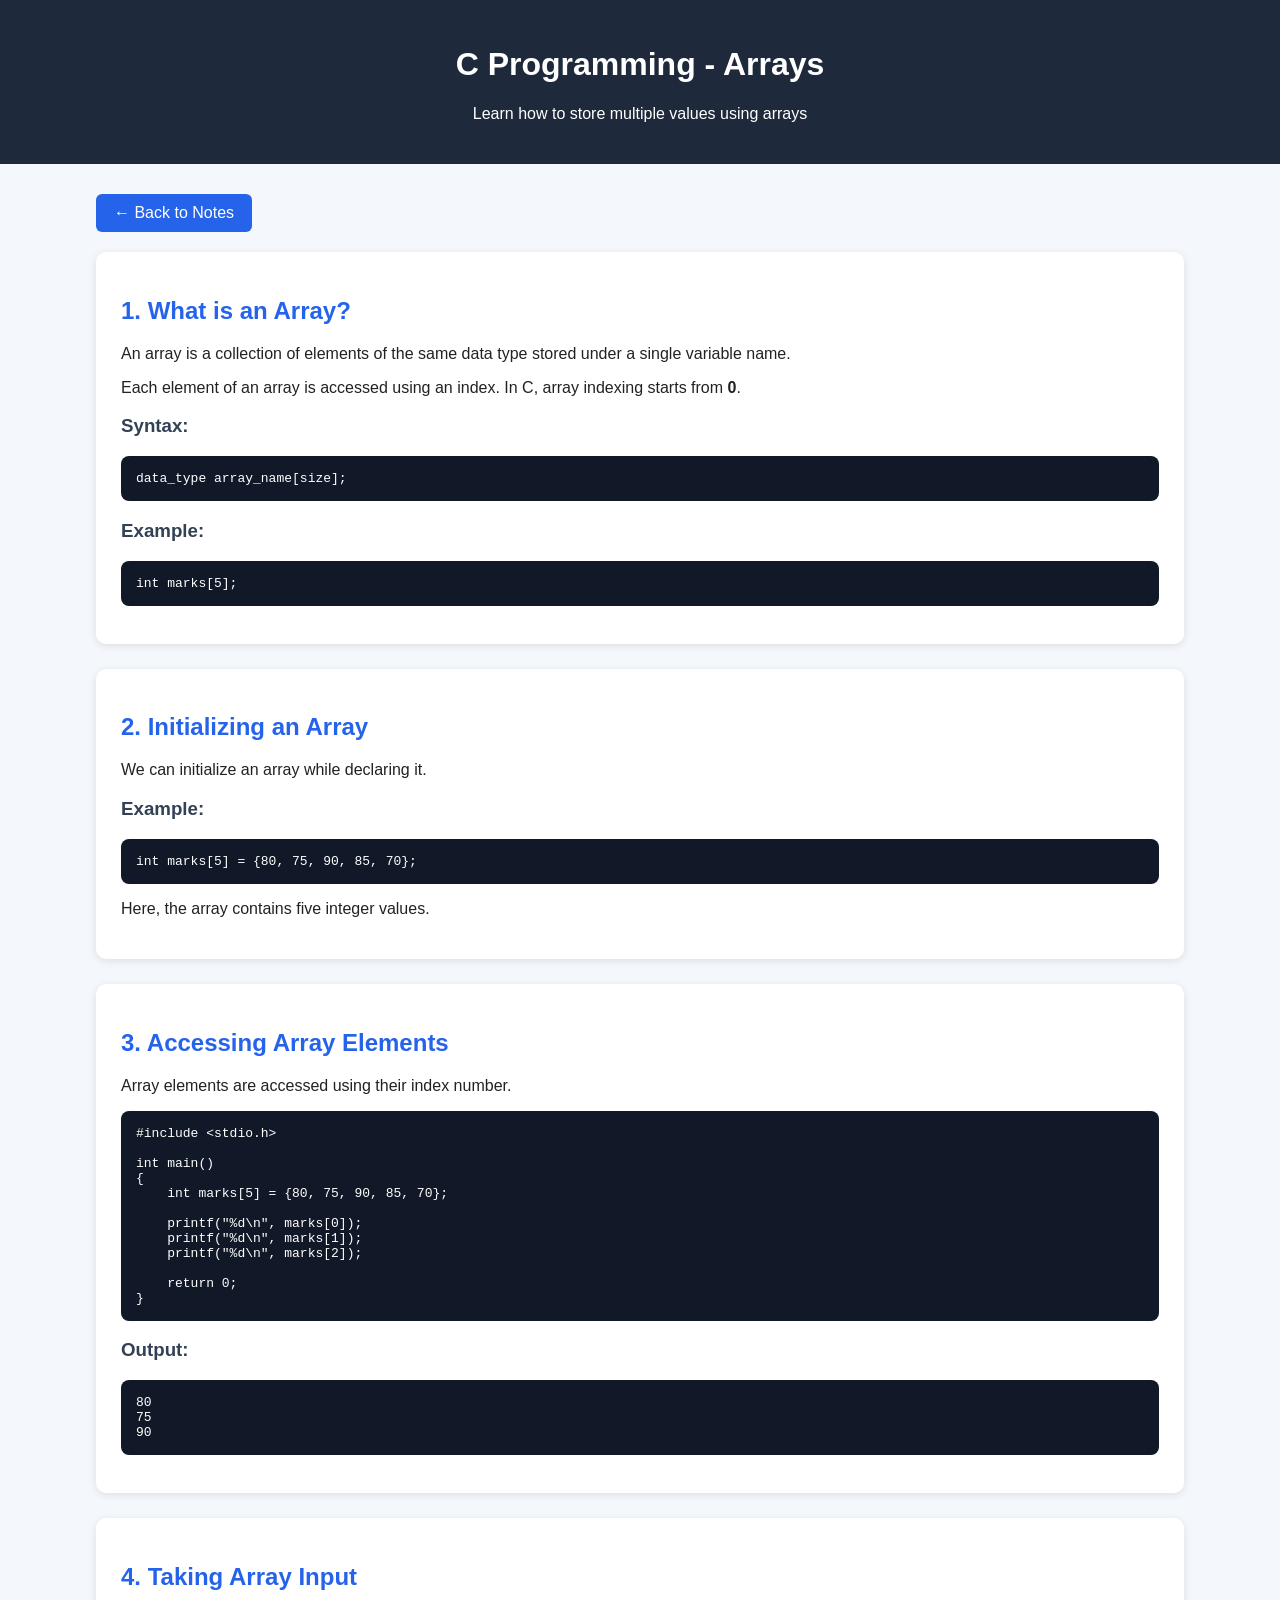
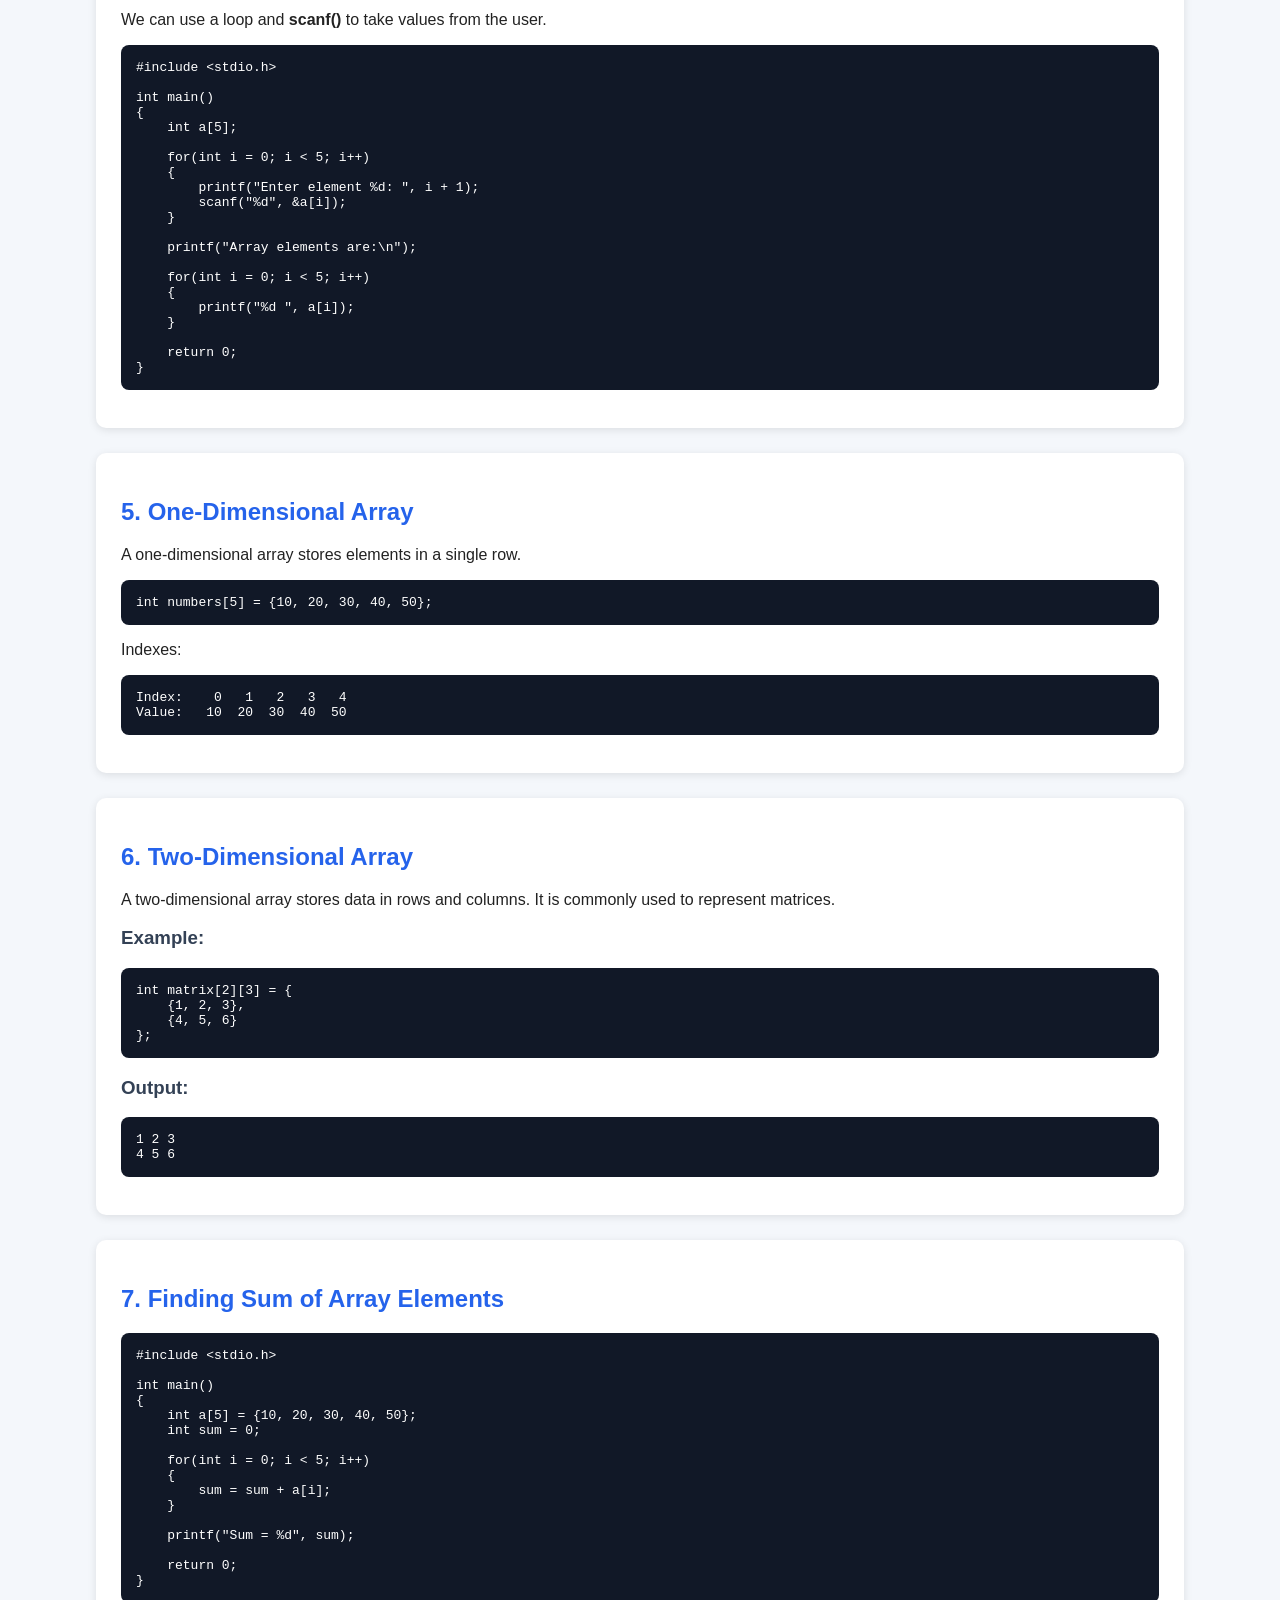
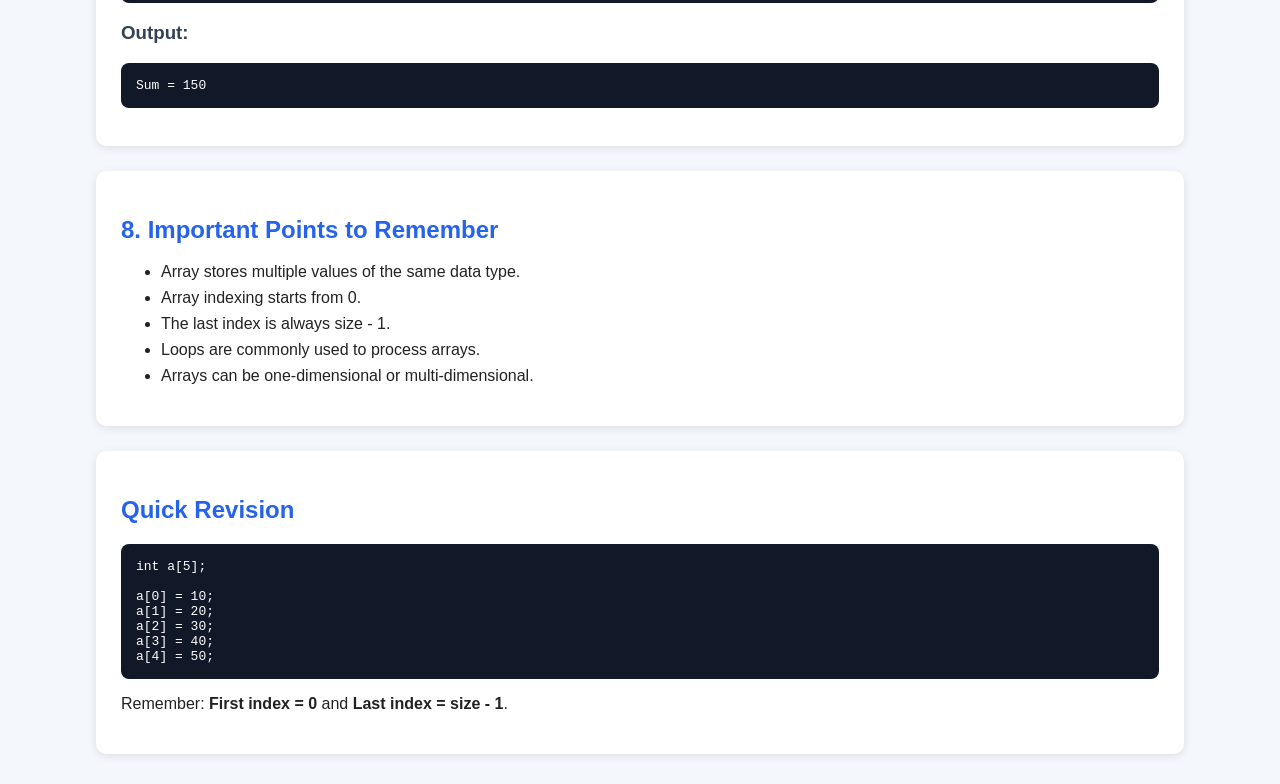
<file: c-arrays.html>
<!DOCTYPE html>
<html lang="en">
<head>
    <meta charset="UTF-8">
    <meta name="viewport" content="width=device-width, initial-scale=1.0">
    <title>C Programming - Arrays</title>

    <style>
        body {
            font-family: Arial, sans-serif;
            background-color: #f4f7fb;
            margin: 0;
            color: #222;
        }

        header {
            background-color: #1e293b;
            color: white;
            padding: 25px;
            text-align: center;
        }

        .container {
            width: 85%;
            margin: 30px auto;
        }

        .topic {
            background-color: white;
            padding: 25px;
            margin-bottom: 25px;
            border-radius: 10px;
            box-shadow: 0 2px 8px rgba(0,0,0,0.1);
        }

        h2 {
            color: #2563eb;
        }

        h3 {
            color: #334155;
        }

        pre {
            background-color: #111827;
            color: white;
            padding: 15px;
            border-radius: 8px;
            overflow-x: auto;
        }

        .back-btn {
            display: inline-block;
            background-color: #2563eb;
            color: white;
            padding: 10px 18px;
            text-decoration: none;
            border-radius: 6px;
            margin-bottom: 20px;
        }

        .back-btn:hover {
            background-color: #1d4ed8;
        }

        li {
            margin: 8px 0;
        }
    </style>
</head>

<body>

<header>
    <h1>C Programming - Arrays</h1>
    <p>Learn how to store multiple values using arrays</p>
</header>

<div class="container">

    <a href="index.html" class="back-btn">← Back to Notes</a>

    <div class="topic">
        <h2>1. What is an Array?</h2>

        <p>
            An array is a collection of elements of the same data type
            stored under a single variable name.
        </p>

        <p>
            Each element of an array is accessed using an index.
            In C, array indexing starts from <b>0</b>.
        </p>

        <h3>Syntax:</h3>

        <pre>
data_type array_name[size];</pre>

        <h3>Example:</h3>

        <pre>
int marks[5];</pre>
    </div>


    <div class="topic">
        <h2>2. Initializing an Array</h2>

        <p>
            We can initialize an array while declaring it.
        </p>

        <h3>Example:</h3>

        <pre>
int marks[5] = {80, 75, 90, 85, 70};</pre>

        <p>
            Here, the array contains five integer values.
        </p>
    </div>


    <div class="topic">
        <h2>3. Accessing Array Elements</h2>

        <p>
            Array elements are accessed using their index number.
        </p>

        <pre>
#include &lt;stdio.h&gt;

int main()
{
    int marks[5] = {80, 75, 90, 85, 70};

    printf("%d\n", marks[0]);
    printf("%d\n", marks[1]);
    printf("%d\n", marks[2]);

    return 0;
}</pre>

        <h3>Output:</h3>

        <pre>
80
75
90</pre>
    </div>


    <div class="topic">
        <h2>4. Taking Array Input</h2>

        <p>
            We can use a loop and <b>scanf()</b> to take values from
            the user.
        </p>

        <pre>
#include &lt;stdio.h&gt;

int main()
{
    int a[5];

    for(int i = 0; i &lt; 5; i++)
    {
        printf("Enter element %d: ", i + 1);
        scanf("%d", &amp;a[i]);
    }

    printf("Array elements are:\n");

    for(int i = 0; i &lt; 5; i++)
    {
        printf("%d ", a[i]);
    }

    return 0;
}</pre>
    </div>


    <div class="topic">
        <h2>5. One-Dimensional Array</h2>

        <p>
            A one-dimensional array stores elements in a single row.
        </p>

        <pre>
int numbers[5] = {10, 20, 30, 40, 50};</pre>

        <p>Indexes:</p>

        <pre>
Index:    0   1   2   3   4
Value:   10  20  30  40  50</pre>
    </div>


    <div class="topic">
        <h2>6. Two-Dimensional Array</h2>

        <p>
            A two-dimensional array stores data in rows and columns.
            It is commonly used to represent matrices.
        </p>

        <h3>Example:</h3>

        <pre>
int matrix[2][3] = {
    {1, 2, 3},
    {4, 5, 6}
};</pre>

        <h3>Output:</h3>

        <pre>
1 2 3
4 5 6</pre>
    </div>


    <div class="topic">
        <h2>7. Finding Sum of Array Elements</h2>

        <pre>
#include &lt;stdio.h&gt;

int main()
{
    int a[5] = {10, 20, 30, 40, 50};
    int sum = 0;

    for(int i = 0; i &lt; 5; i++)
    {
        sum = sum + a[i];
    }

    printf("Sum = %d", sum);

    return 0;
}</pre>

        <h3>Output:</h3>

        <pre>
Sum = 150</pre>
    </div>


    <div class="topic">
        <h2>8. Important Points to Remember</h2>

        <ul>
            <li>Array stores multiple values of the same data type.</li>
            <li>Array indexing starts from 0.</li>
            <li>The last index is always size - 1.</li>
            <li>Loops are commonly used to process arrays.</li>
            <li>Arrays can be one-dimensional or multi-dimensional.</li>
        </ul>
    </div>


    <div class="topic">
        <h2>Quick Revision</h2>

        <pre>
int a[5];

a[0] = 10;
a[1] = 20;
a[2] = 30;
a[3] = 40;
a[4] = 50;</pre>

        <p>
            Remember: <b>First index = 0</b> and
            <b>Last index = size - 1</b>.
        </p>
    </div>

</div>

</body>
</html>
</file>
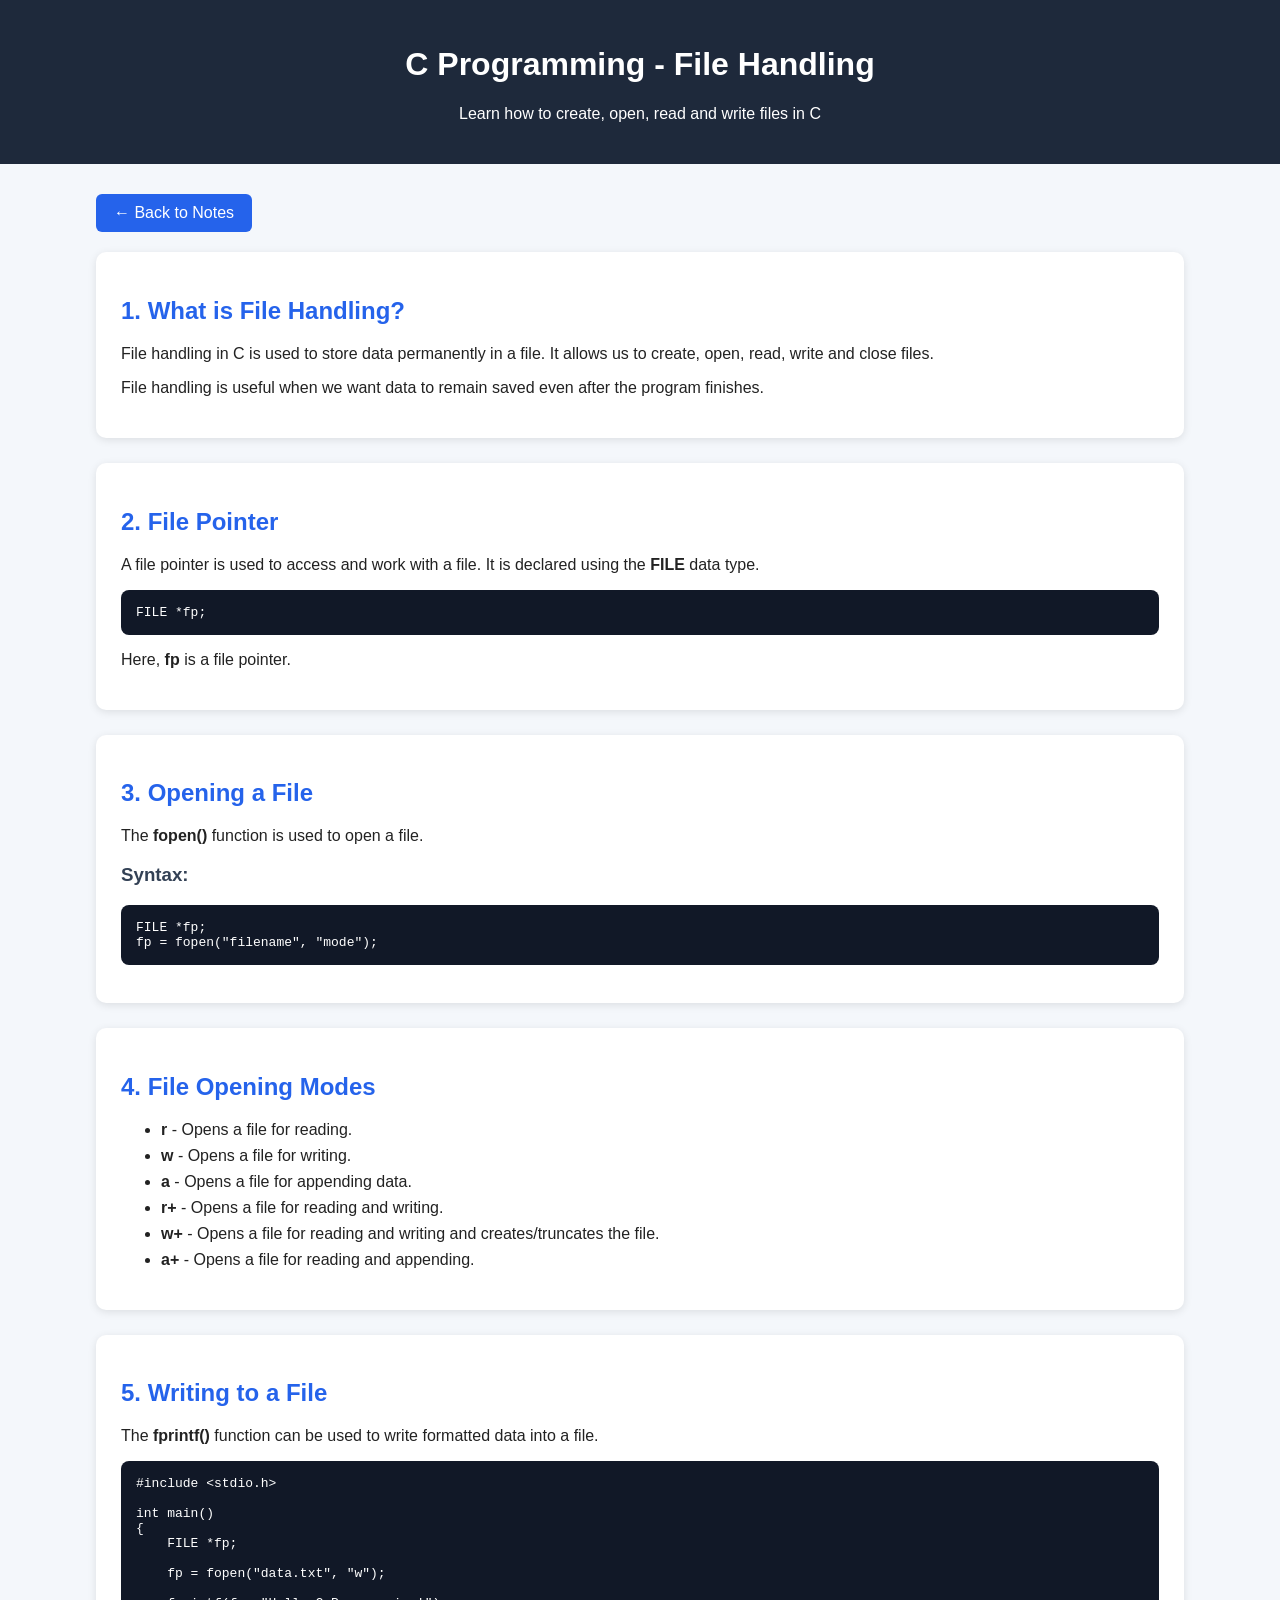
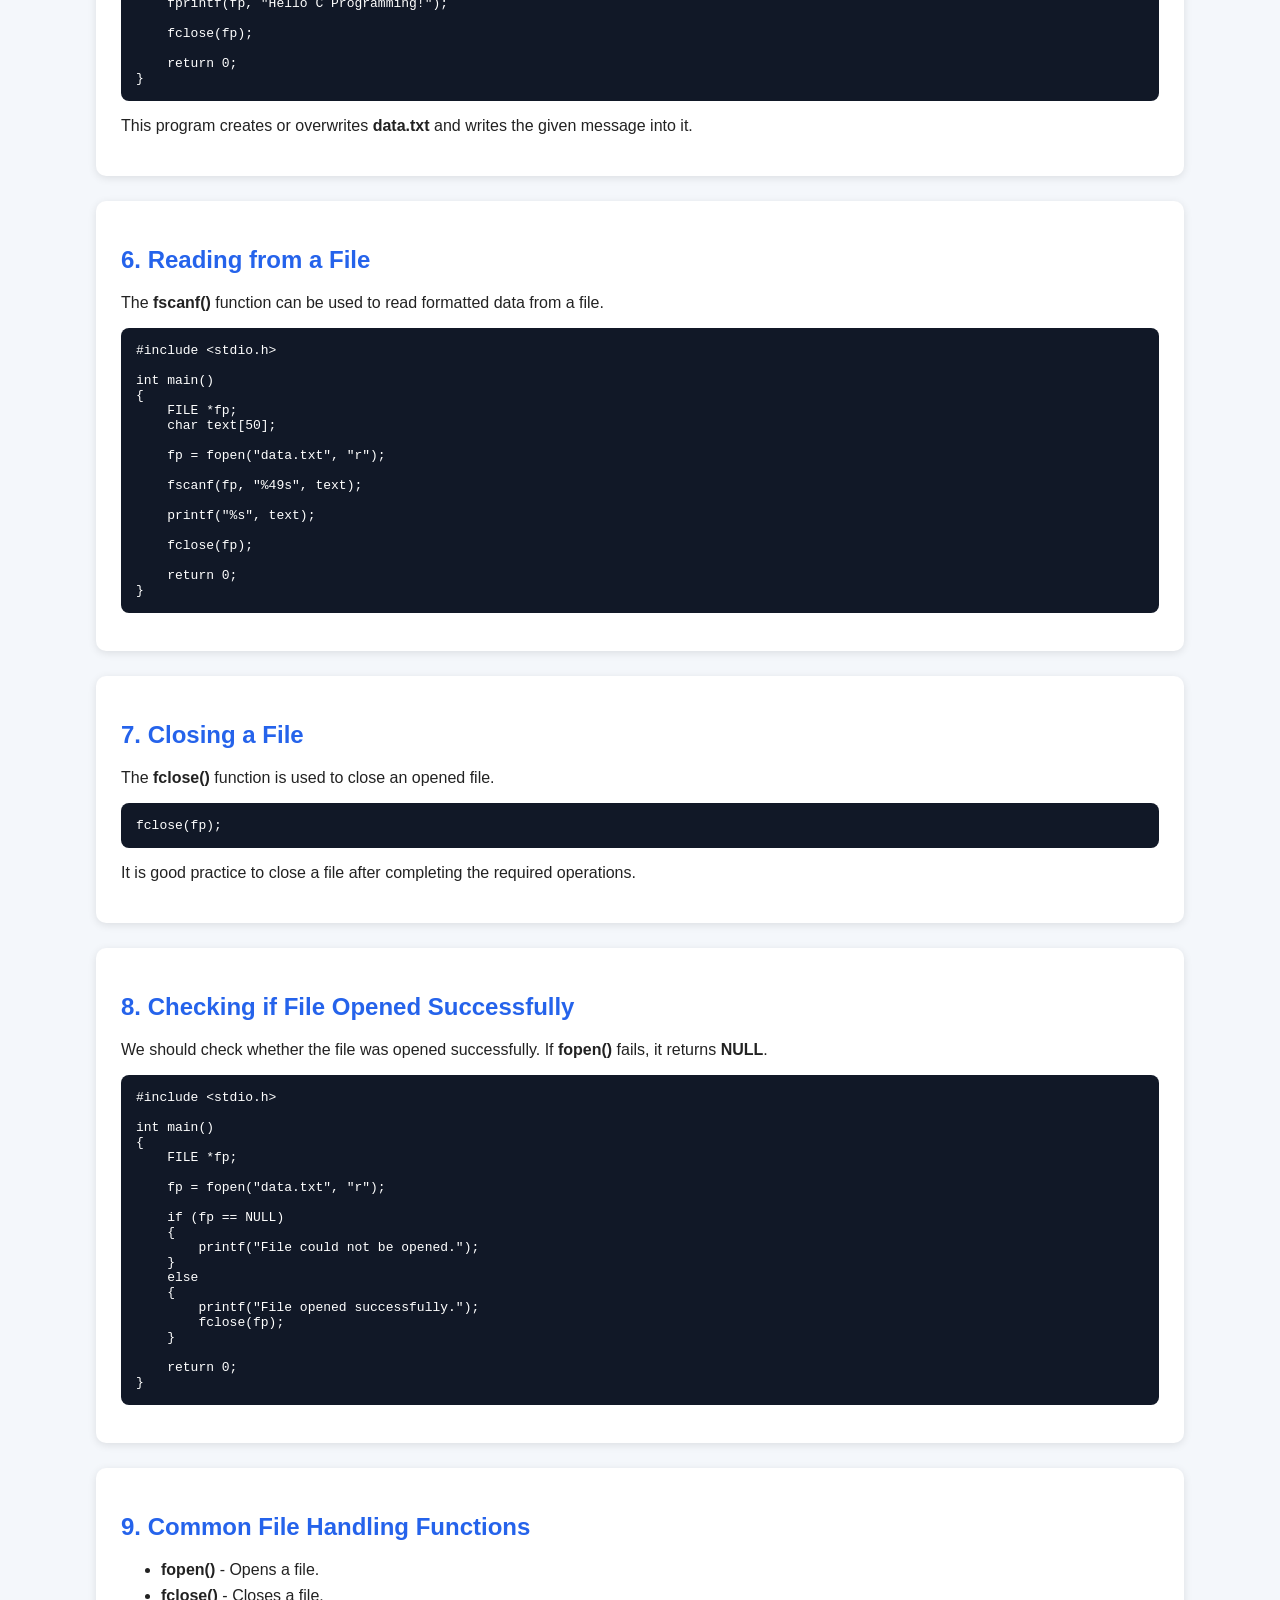
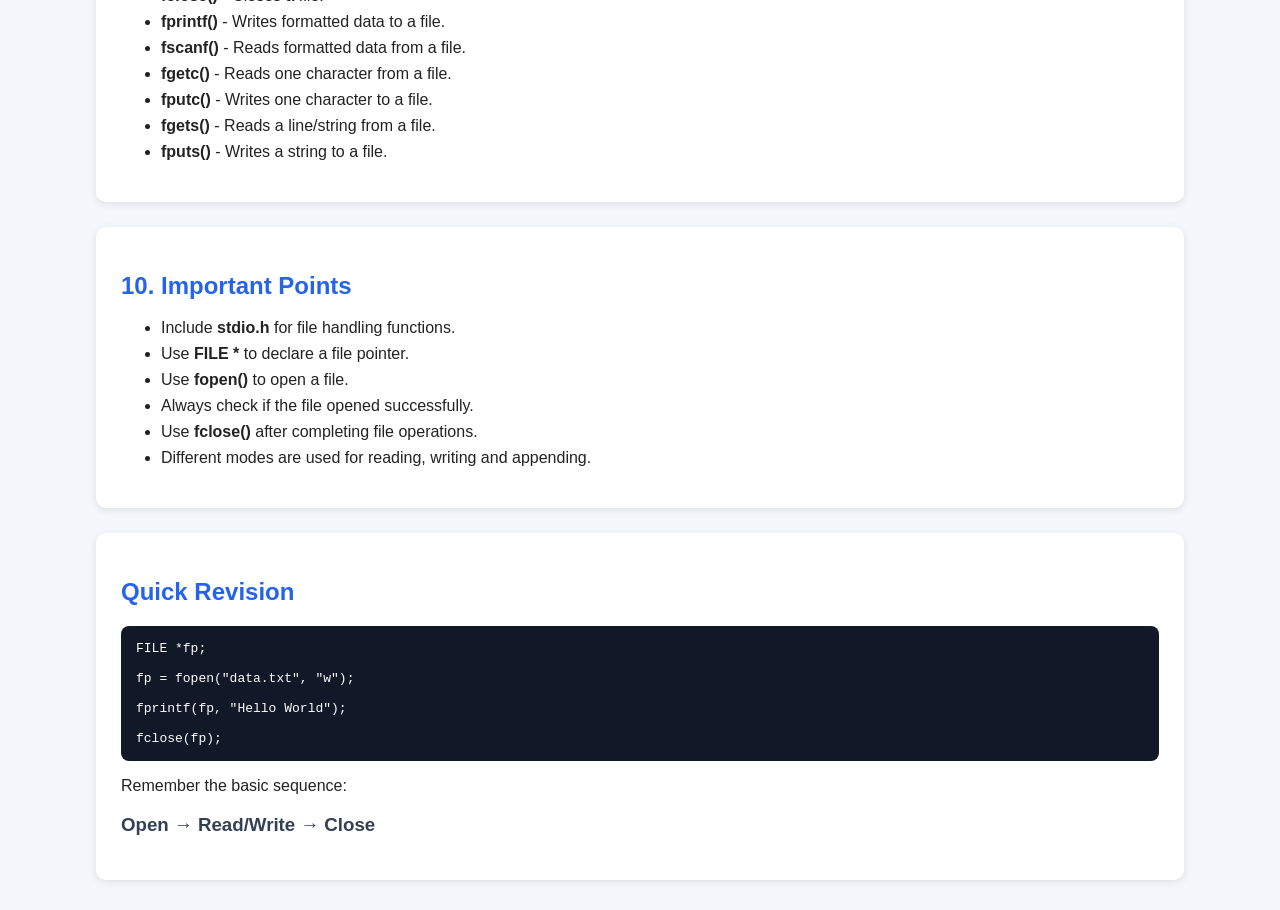
<file: c-file-handling.html>
<!DOCTYPE html>
<html lang="en">
<head>
    <meta charset="UTF-8">
    <meta name="viewport" content="width=device-width, initial-scale=1.0">
    <title>C Programming - File Handling</title>

    <style>
        body {
            font-family: Arial, sans-serif;
            background-color: #f4f7fb;
            margin: 0;
            color: #222;
        }

        header {
            background-color: #1e293b;
            color: white;
            padding: 25px;
            text-align: center;
        }

        .container {
            width: 85%;
            margin: 30px auto;
        }

        .topic {
            background-color: white;
            padding: 25px;
            margin-bottom: 25px;
            border-radius: 10px;
            box-shadow: 0 2px 8px rgba(0,0,0,0.1);
        }

        h2 {
            color: #2563eb;
        }

        h3 {
            color: #334155;
        }

        pre {
            background-color: #111827;
            color: white;
            padding: 15px;
            border-radius: 8px;
            overflow-x: auto;
        }

        .back-btn {
            display: inline-block;
            background-color: #2563eb;
            color: white;
            padding: 10px 18px;
            text-decoration: none;
            border-radius: 6px;
            margin-bottom: 20px;
        }

        .back-btn:hover {
            background-color: #1d4ed8;
        }

        li {
            margin: 8px 0;
        }
    </style>
</head>

<body>

<header>
    <h1>C Programming - File Handling</h1>
    <p>Learn how to create, open, read and write files in C</p>
</header>

<div class="container">

    <a href="index.html" class="back-btn">← Back to Notes</a>

    <div class="topic">
        <h2>1. What is File Handling?</h2>

        <p>
            File handling in C is used to store data permanently in a file.
            It allows us to create, open, read, write and close files.
        </p>

        <p>
            File handling is useful when we want data to remain saved
            even after the program finishes.
        </p>
    </div>


    <div class="topic">
        <h2>2. File Pointer</h2>

        <p>
            A file pointer is used to access and work with a file.
            It is declared using the <b>FILE</b> data type.
        </p>

        <pre>
FILE *fp;</pre>

        <p>
            Here, <b>fp</b> is a file pointer.
        </p>
    </div>


    <div class="topic">
        <h2>3. Opening a File</h2>

        <p>
            The <b>fopen()</b> function is used to open a file.
        </p>

        <h3>Syntax:</h3>

        <pre>
FILE *fp;
fp = fopen("filename", "mode");</pre>
    </div>


    <div class="topic">
        <h2>4. File Opening Modes</h2>

        <ul>
            <li><b>r</b> - Opens a file for reading.</li>
            <li><b>w</b> - Opens a file for writing.</li>
            <li><b>a</b> - Opens a file for appending data.</li>
            <li><b>r+</b> - Opens a file for reading and writing.</li>
            <li><b>w+</b> - Opens a file for reading and writing and creates/truncates the file.</li>
            <li><b>a+</b> - Opens a file for reading and appending.</li>
        </ul>
    </div>


    <div class="topic">
        <h2>5. Writing to a File</h2>

        <p>
            The <b>fprintf()</b> function can be used to write formatted
            data into a file.
        </p>

        <pre>
#include &lt;stdio.h&gt;

int main()
{
    FILE *fp;

    fp = fopen("data.txt", "w");

    fprintf(fp, "Hello C Programming!");

    fclose(fp);

    return 0;
}</pre>

        <p>
            This program creates or overwrites <b>data.txt</b> and writes
            the given message into it.
        </p>
    </div>


    <div class="topic">
        <h2>6. Reading from a File</h2>

        <p>
            The <b>fscanf()</b> function can be used to read formatted
            data from a file.
        </p>

        <pre>
#include &lt;stdio.h&gt;

int main()
{
    FILE *fp;
    char text[50];

    fp = fopen("data.txt", "r");

    fscanf(fp, "%49s", text);

    printf("%s", text);

    fclose(fp);

    return 0;
}</pre>
    </div>


    <div class="topic">
        <h2>7. Closing a File</h2>

        <p>
            The <b>fclose()</b> function is used to close an opened file.
        </p>

        <pre>
fclose(fp);</pre>

        <p>
            It is good practice to close a file after completing the required
            operations.
        </p>
    </div>


    <div class="topic">
        <h2>8. Checking if File Opened Successfully</h2>

        <p>
            We should check whether the file was opened successfully.
            If <b>fopen()</b> fails, it returns <b>NULL</b>.
        </p>

        <pre>
#include &lt;stdio.h&gt;

int main()
{
    FILE *fp;

    fp = fopen("data.txt", "r");

    if (fp == NULL)
    {
        printf("File could not be opened.");
    }
    else
    {
        printf("File opened successfully.");
        fclose(fp);
    }

    return 0;
}</pre>
    </div>


    <div class="topic">
        <h2>9. Common File Handling Functions</h2>

        <ul>
            <li><b>fopen()</b> - Opens a file.</li>
            <li><b>fclose()</b> - Closes a file.</li>
            <li><b>fprintf()</b> - Writes formatted data to a file.</li>
            <li><b>fscanf()</b> - Reads formatted data from a file.</li>
            <li><b>fgetc()</b> - Reads one character from a file.</li>
            <li><b>fputc()</b> - Writes one character to a file.</li>
            <li><b>fgets()</b> - Reads a line/string from a file.</li>
            <li><b>fputs()</b> - Writes a string to a file.</li>
        </ul>
    </div>


    <div class="topic">
        <h2>10. Important Points</h2>

        <ul>
            <li>Include <b>stdio.h</b> for file handling functions.</li>
            <li>Use <b>FILE *</b> to declare a file pointer.</li>
            <li>Use <b>fopen()</b> to open a file.</li>
            <li>Always check if the file opened successfully.</li>
            <li>Use <b>fclose()</b> after completing file operations.</li>
            <li>Different modes are used for reading, writing and appending.</li>
        </ul>
    </div>


    <div class="topic">
        <h2>Quick Revision</h2>

        <pre>
FILE *fp;

fp = fopen("data.txt", "w");

fprintf(fp, "Hello World");

fclose(fp);</pre>

        <p>
            Remember the basic sequence:
        </p>

        <h3>Open → Read/Write → Close</h3>
    </div>

</div>

</body>
</html>
</file>
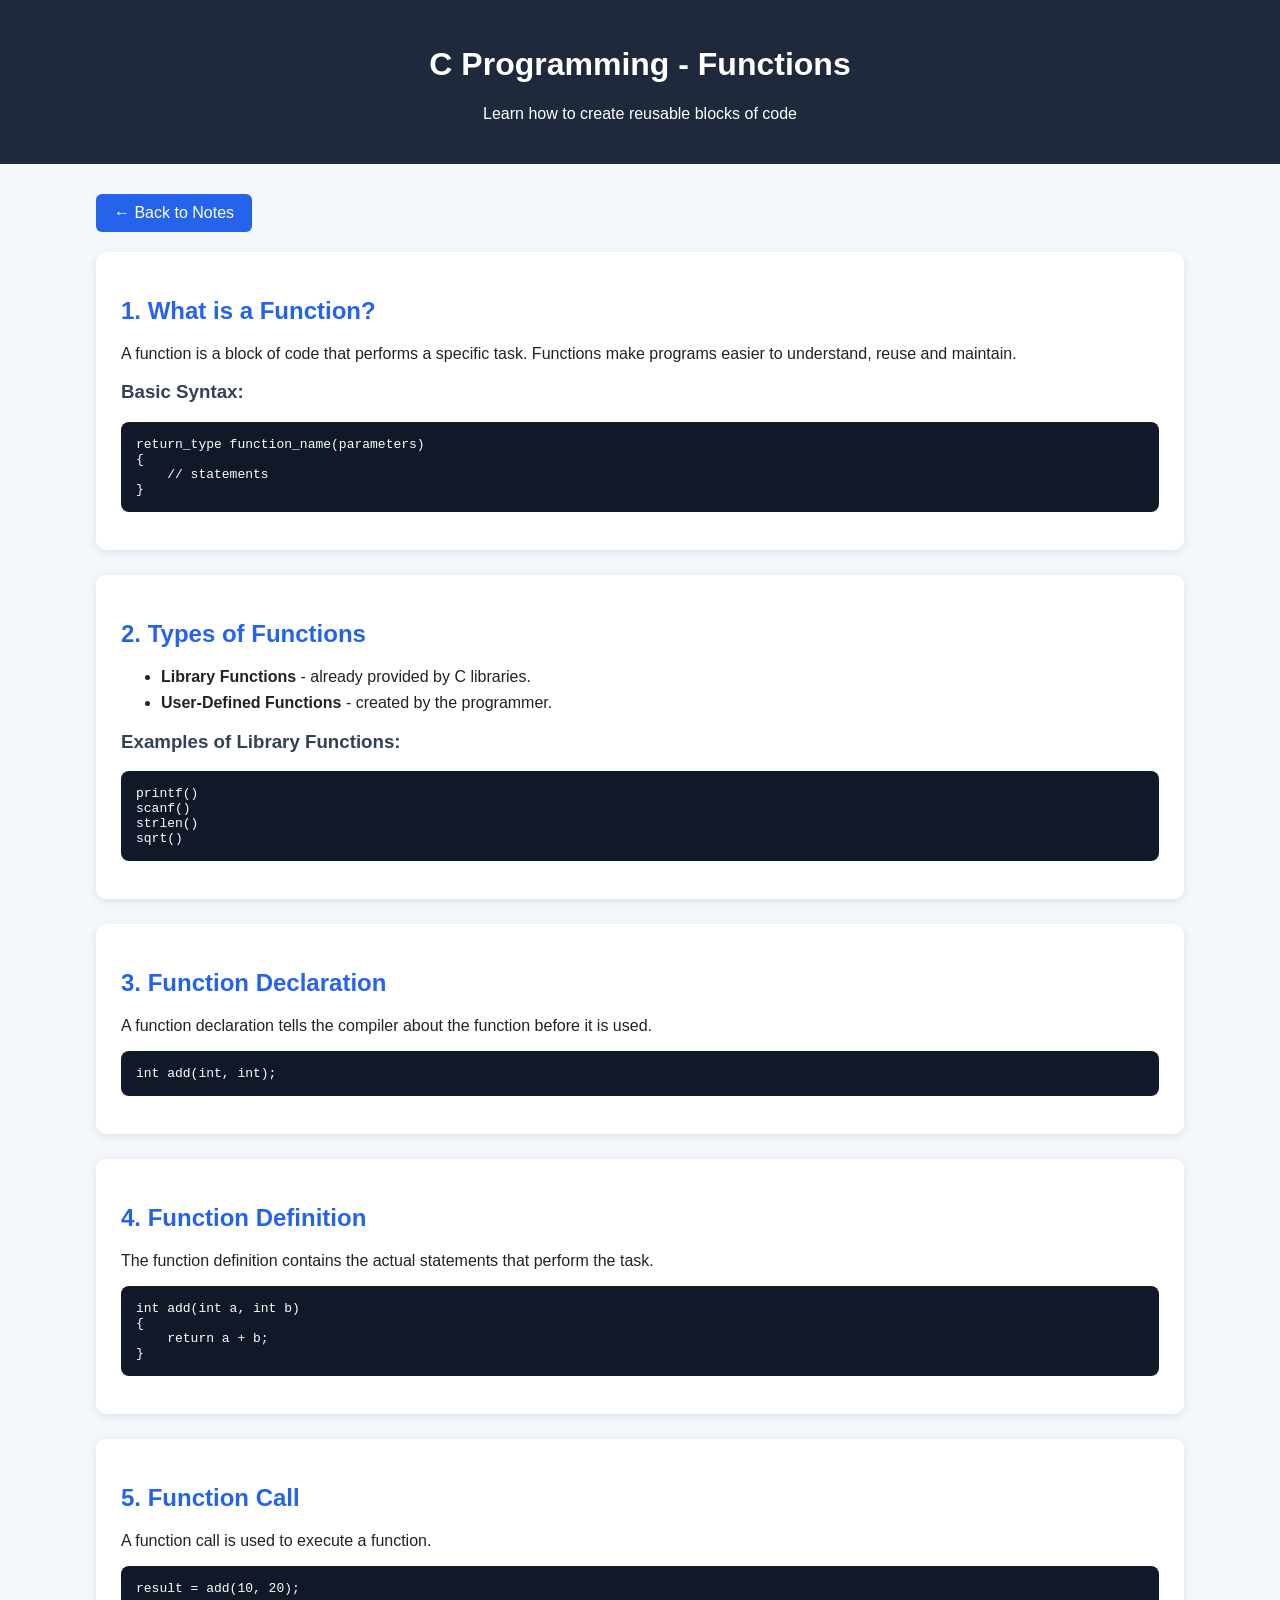
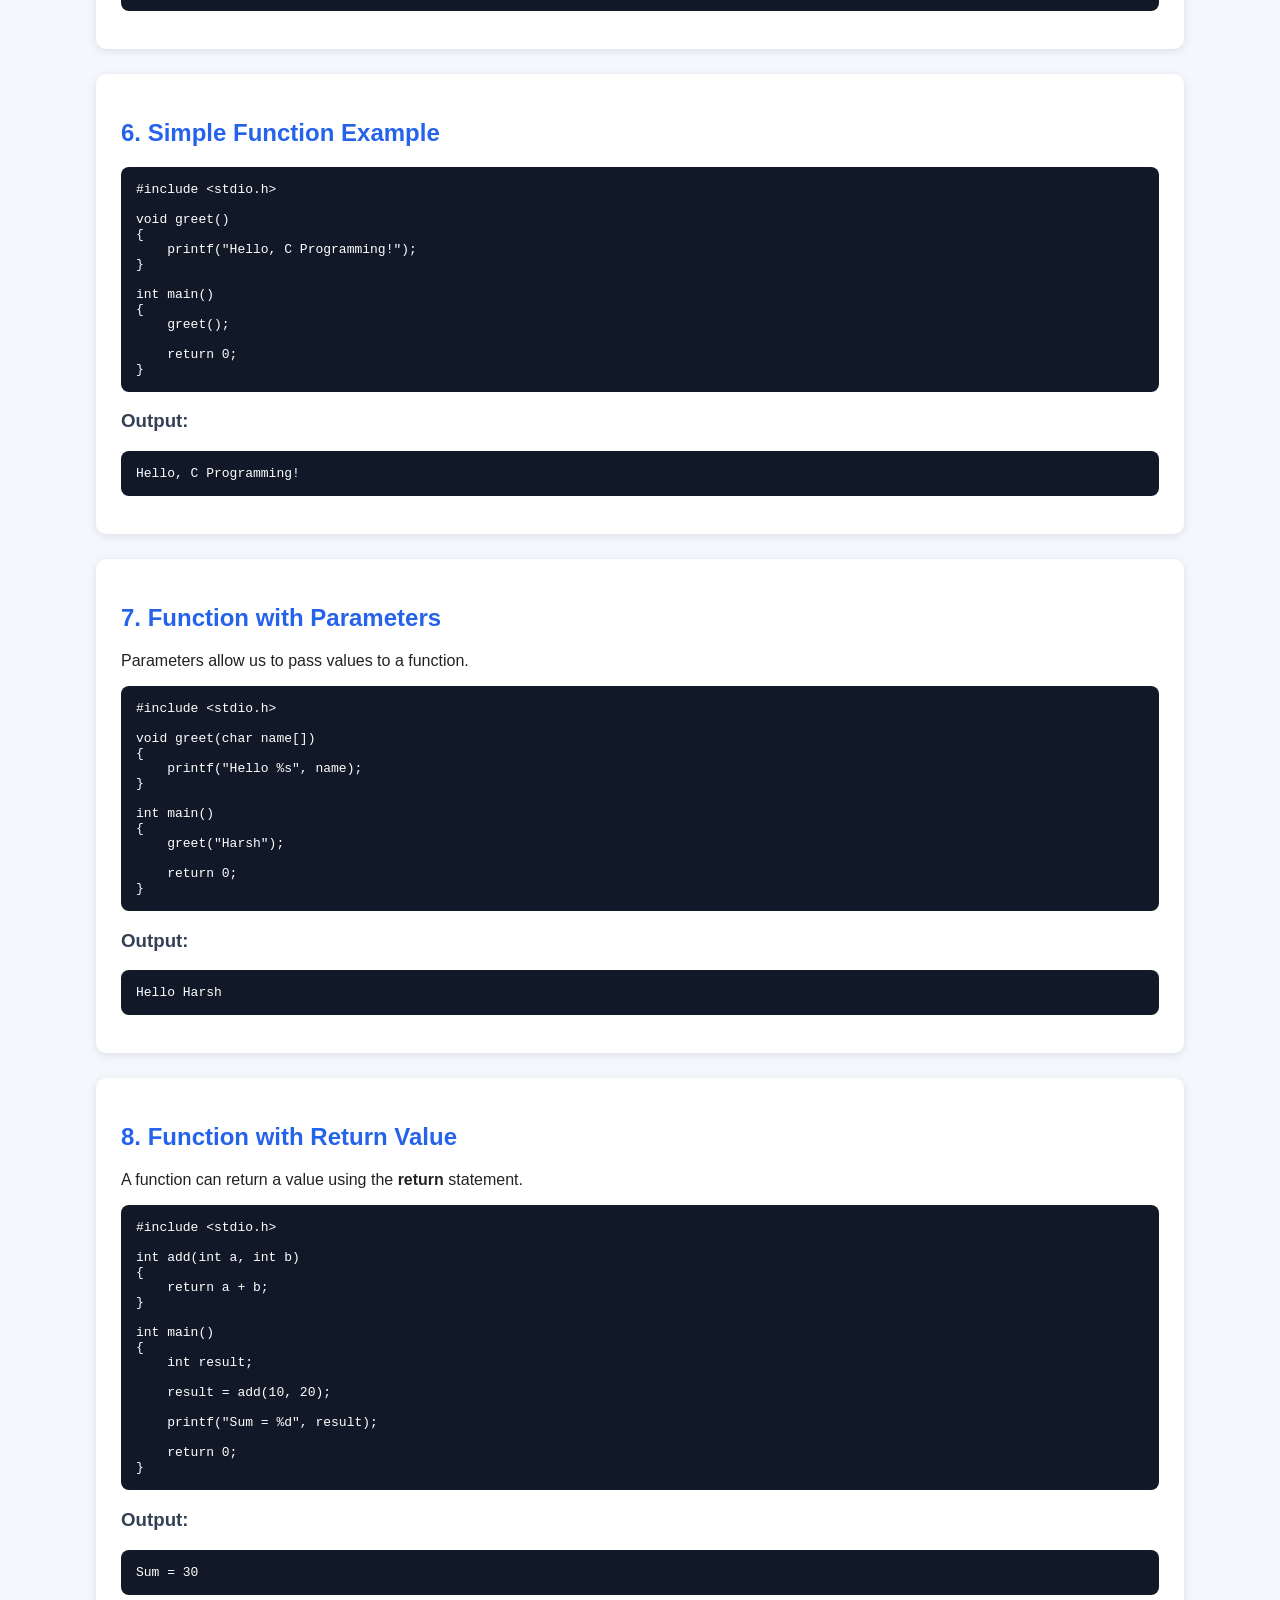
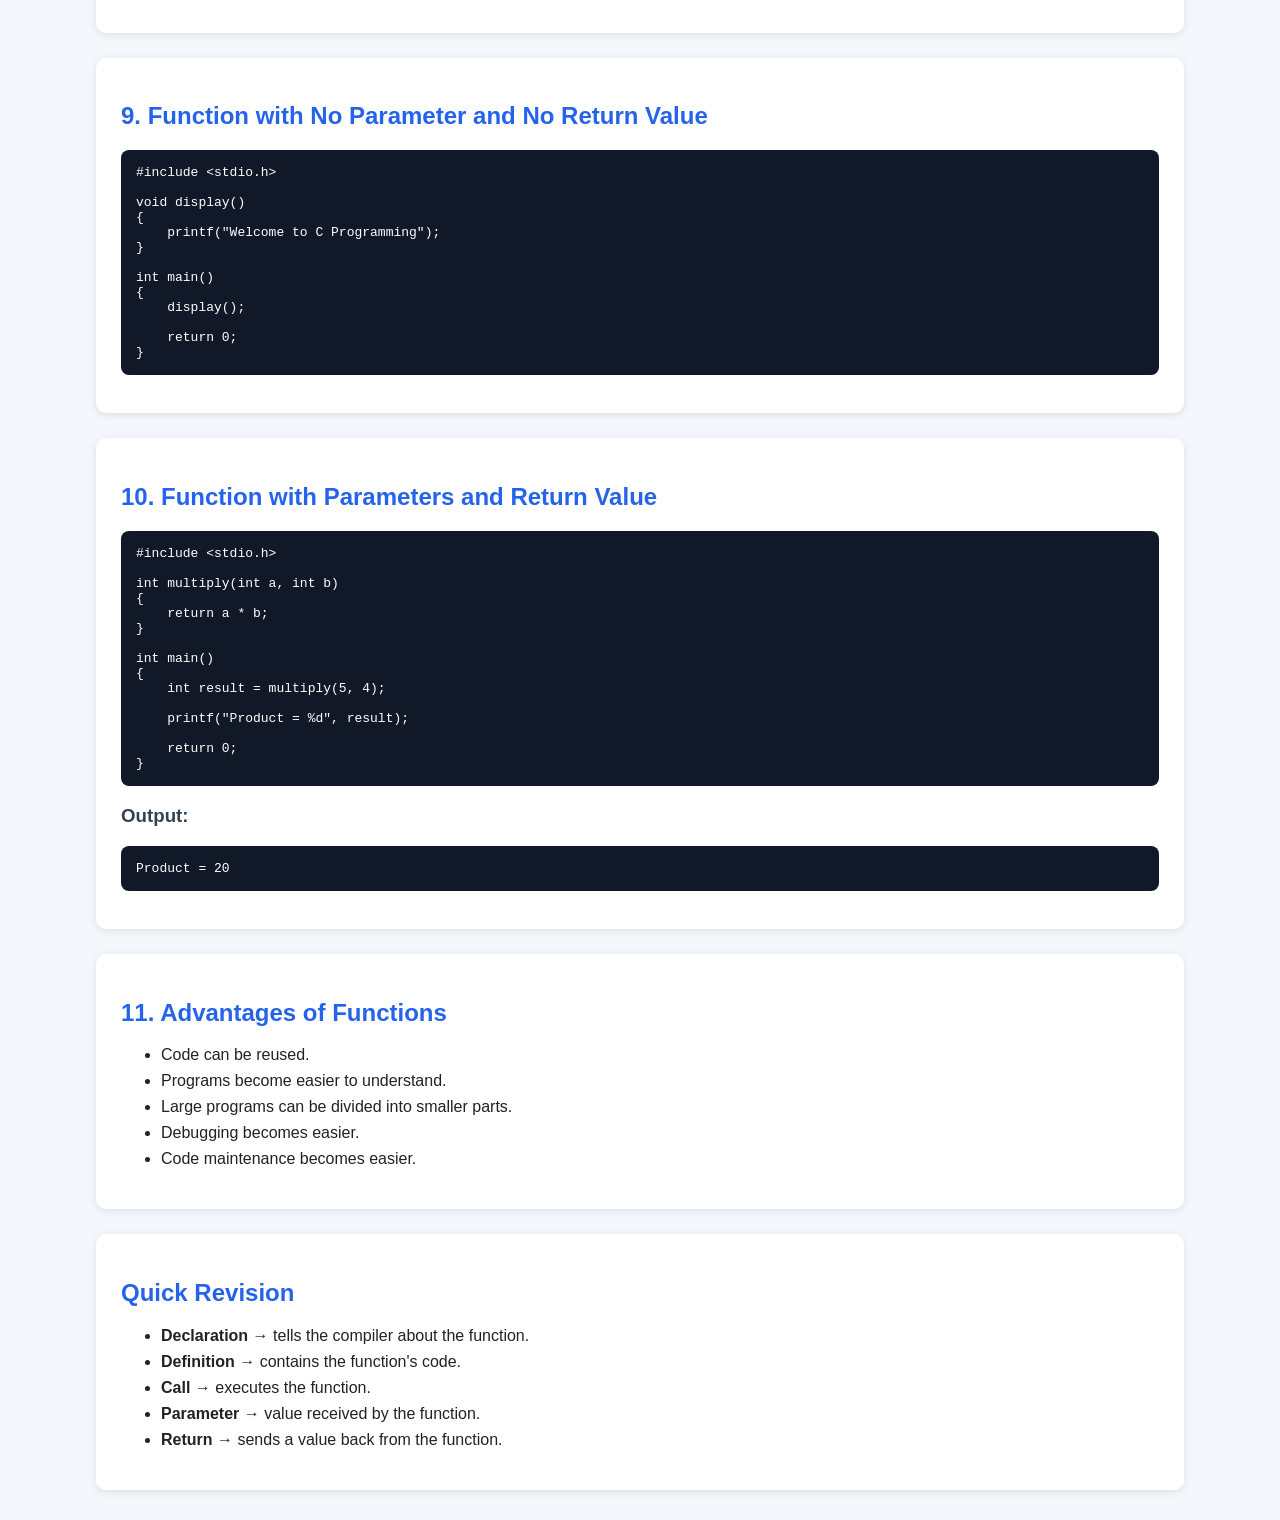
<file: c-functions.html>
<!DOCTYPE html>
<html lang="en">
<head>
    <meta charset="UTF-8">
    <meta name="viewport" content="width=device-width, initial-scale=1.0">
    <title>C Programming - Functions</title>

    <style>
        body {
            font-family: Arial, sans-serif;
            background-color: #f4f7fb;
            margin: 0;
            color: #222;
        }

        header {
            background-color: #1e293b;
            color: white;
            padding: 25px;
            text-align: center;
        }

        .container {
            width: 85%;
            margin: 30px auto;
        }

        .topic {
            background-color: white;
            padding: 25px;
            margin-bottom: 25px;
            border-radius: 10px;
            box-shadow: 0 2px 8px rgba(0,0,0,0.1);
        }

        h2 {
            color: #2563eb;
        }

        h3 {
            color: #334155;
        }

        pre {
            background-color: #111827;
            color: white;
            padding: 15px;
            border-radius: 8px;
            overflow-x: auto;
        }

        .back-btn {
            display: inline-block;
            background-color: #2563eb;
            color: white;
            padding: 10px 18px;
            text-decoration: none;
            border-radius: 6px;
            margin-bottom: 20px;
        }

        .back-btn:hover {
            background-color: #1d4ed8;
        }

        li {
            margin: 8px 0;
        }
    </style>
</head>

<body>

<header>
    <h1>C Programming - Functions</h1>
    <p>Learn how to create reusable blocks of code</p>
</header>

<div class="container">

    <a href="index.html" class="back-btn">← Back to Notes</a>

    <div class="topic">
        <h2>1. What is a Function?</h2>

        <p>
            A function is a block of code that performs a specific task.
            Functions make programs easier to understand, reuse and maintain.
        </p>

        <h3>Basic Syntax:</h3>

        <pre>
return_type function_name(parameters)
{
    // statements
}</pre>
    </div>


    <div class="topic">
        <h2>2. Types of Functions</h2>

        <ul>
            <li><b>Library Functions</b> - already provided by C libraries.</li>
            <li><b>User-Defined Functions</b> - created by the programmer.</li>
        </ul>

        <h3>Examples of Library Functions:</h3>

        <pre>
printf()
scanf()
strlen()
sqrt()</pre>
    </div>


    <div class="topic">
        <h2>3. Function Declaration</h2>

        <p>
            A function declaration tells the compiler about the function
            before it is used.
        </p>

        <pre>
int add(int, int);</pre>
    </div>


    <div class="topic">
        <h2>4. Function Definition</h2>

        <p>
            The function definition contains the actual statements
            that perform the task.
        </p>

        <pre>
int add(int a, int b)
{
    return a + b;
}</pre>
    </div>


    <div class="topic">
        <h2>5. Function Call</h2>

        <p>
            A function call is used to execute a function.
        </p>

        <pre>
result = add(10, 20);</pre>
    </div>


    <div class="topic">
        <h2>6. Simple Function Example</h2>

        <pre>
#include &lt;stdio.h&gt;

void greet()
{
    printf("Hello, C Programming!");
}

int main()
{
    greet();

    return 0;
}</pre>

        <h3>Output:</h3>

        <pre>
Hello, C Programming!</pre>
    </div>


    <div class="topic">
        <h2>7. Function with Parameters</h2>

        <p>
            Parameters allow us to pass values to a function.
        </p>

        <pre>
#include &lt;stdio.h&gt;

void greet(char name[])
{
    printf("Hello %s", name);
}

int main()
{
    greet("Harsh");

    return 0;
}</pre>

        <h3>Output:</h3>

        <pre>
Hello Harsh</pre>
    </div>


    <div class="topic">
        <h2>8. Function with Return Value</h2>

        <p>
            A function can return a value using the <b>return</b> statement.
        </p>

        <pre>
#include &lt;stdio.h&gt;

int add(int a, int b)
{
    return a + b;
}

int main()
{
    int result;

    result = add(10, 20);

    printf("Sum = %d", result);

    return 0;
}</pre>

        <h3>Output:</h3>

        <pre>
Sum = 30</pre>
    </div>


    <div class="topic">
        <h2>9. Function with No Parameter and No Return Value</h2>

        <pre>
#include &lt;stdio.h&gt;

void display()
{
    printf("Welcome to C Programming");
}

int main()
{
    display();

    return 0;
}</pre>
    </div>


    <div class="topic">
        <h2>10. Function with Parameters and Return Value</h2>

        <pre>
#include &lt;stdio.h&gt;

int multiply(int a, int b)
{
    return a * b;
}

int main()
{
    int result = multiply(5, 4);

    printf("Product = %d", result);

    return 0;
}</pre>

        <h3>Output:</h3>

        <pre>
Product = 20</pre>
    </div>


    <div class="topic">
        <h2>11. Advantages of Functions</h2>

        <ul>
            <li>Code can be reused.</li>
            <li>Programs become easier to understand.</li>
            <li>Large programs can be divided into smaller parts.</li>
            <li>Debugging becomes easier.</li>
            <li>Code maintenance becomes easier.</li>
        </ul>
    </div>


    <div class="topic">
        <h2>Quick Revision</h2>

        <ul>
            <li><b>Declaration</b> → tells the compiler about the function.</li>
            <li><b>Definition</b> → contains the function's code.</li>
            <li><b>Call</b> → executes the function.</li>
            <li><b>Parameter</b> → value received by the function.</li>
            <li><b>Return</b> → sends a value back from the function.</li>
        </ul>
    </div>

</div>

</body>
</html>
</file>
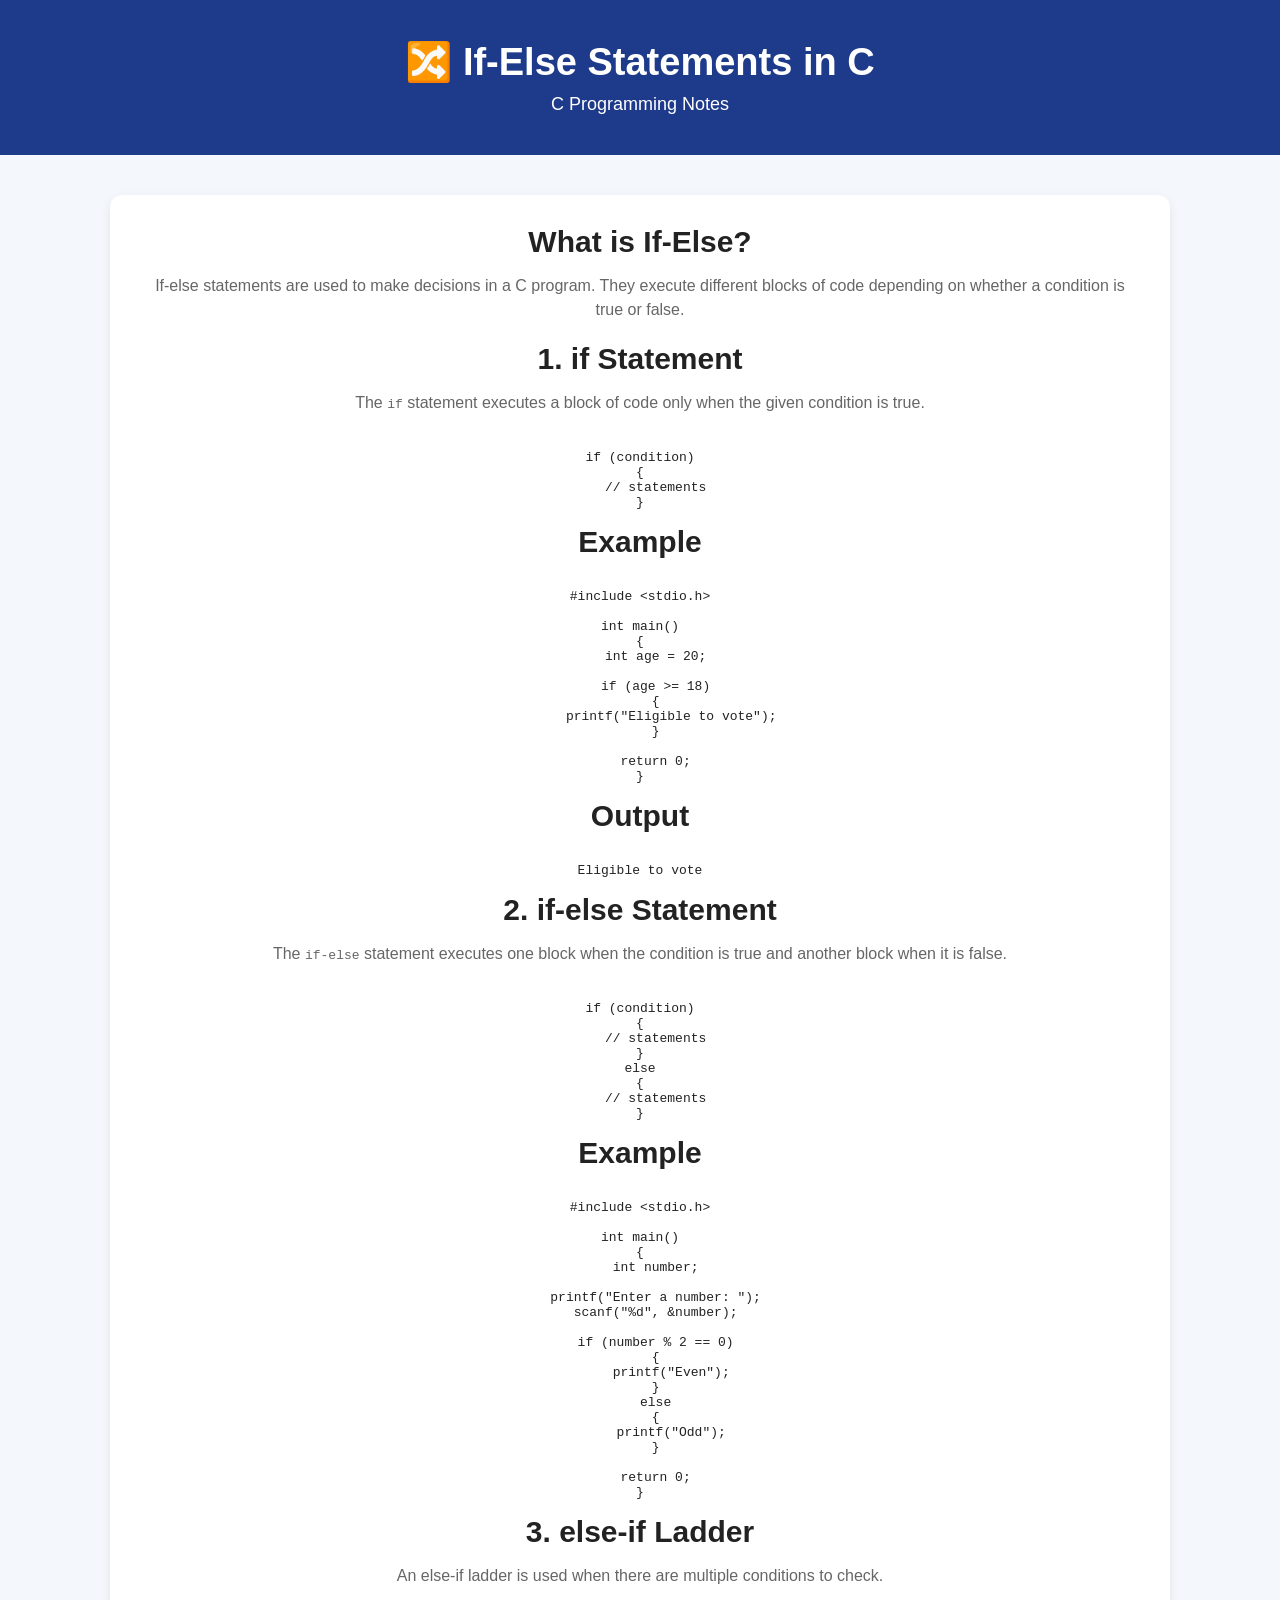
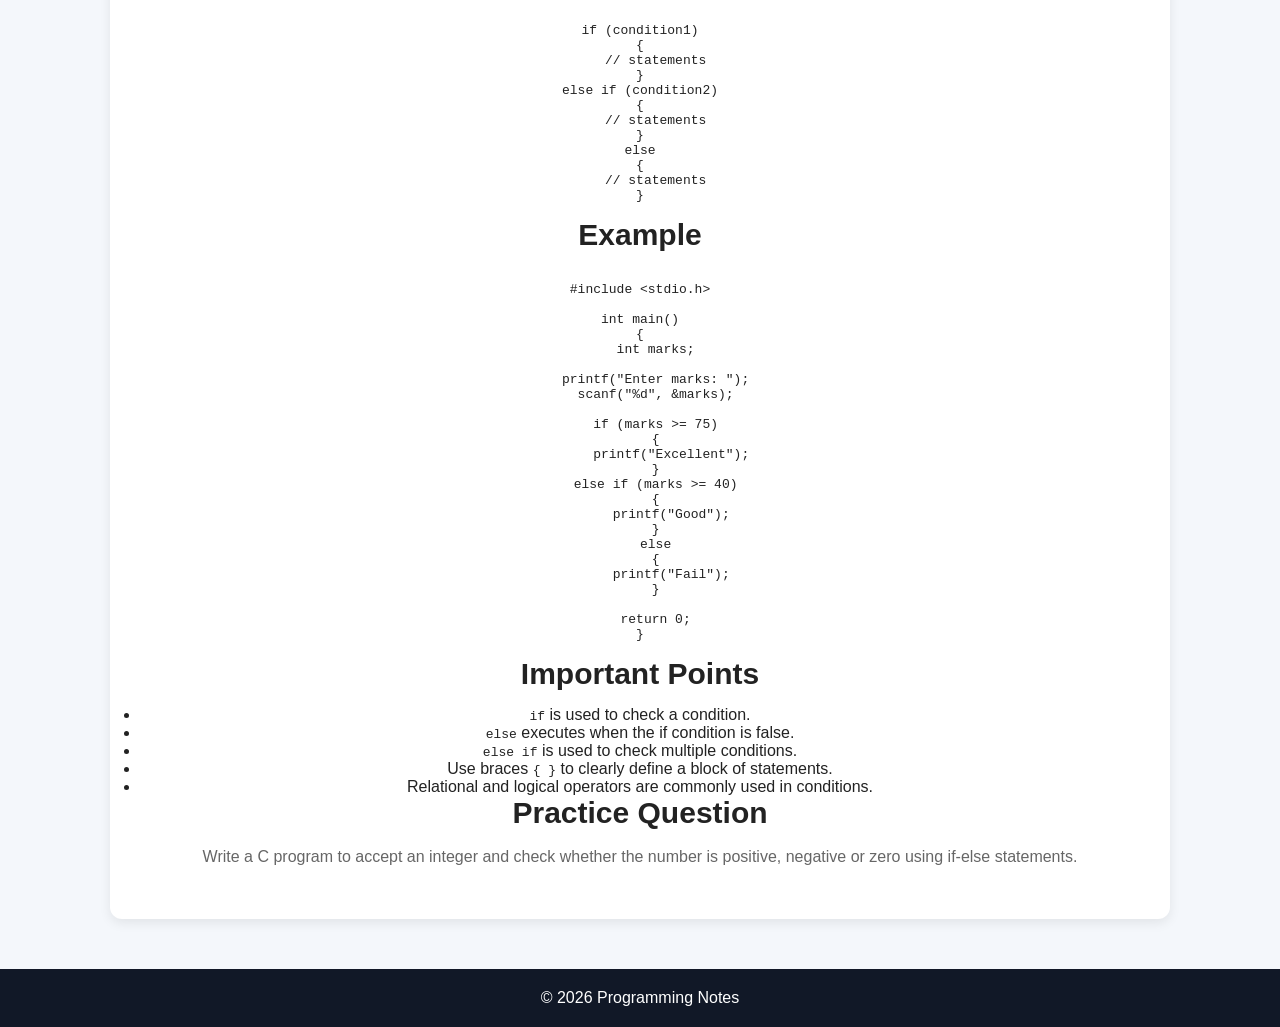
<file: c-if-else.html>
<!DOCTYPE html>
<html lang="en">

<head>
    <meta charset="UTF-8">
    <meta name="viewport" content="width=device-width, initial-scale=1.0">

    <title>If-Else Statements in C</title>

    <link rel="stylesheet" href="style.css">
</head>

<body>

    <header>
        <h1>🔀 If-Else Statements in C</h1>
        <p>C Programming Notes</p>
    </header>

    <main>

        <div class="course">

            <h2>What is If-Else?</h2>

            <p>
                If-else statements are used to make decisions in a C program.
                They execute different blocks of code depending on whether
                a condition is true or false.
            </p>

            <h2>1. if Statement</h2>

            <p>
                The <code>if</code> statement executes a block of code only
                when the given condition is true.
            </p>

            <pre><code>
if (condition)
{
    // statements
}
            </code></pre>

            <h2>Example</h2>

            <pre><code>
#include &lt;stdio.h&gt;

int main()
{
    int age = 20;

    if (age &gt;= 18)
    {
        printf("Eligible to vote");
    }

    return 0;
}
            </code></pre>

            <h2>Output</h2>

            <pre><code>
Eligible to vote
            </code></pre>

            <h2>2. if-else Statement</h2>

            <p>
                The <code>if-else</code> statement executes one block when
                the condition is true and another block when it is false.
            </p>

            <pre><code>
if (condition)
{
    // statements
}
else
{
    // statements
}
            </code></pre>

            <h2>Example</h2>

            <pre><code>
#include &lt;stdio.h&gt;

int main()
{
    int number;

    printf("Enter a number: ");
    scanf("%d", &amp;number);

    if (number % 2 == 0)
    {
        printf("Even");
    }
    else
    {
        printf("Odd");
    }

    return 0;
}
            </code></pre>

            <h2>3. else-if Ladder</h2>

            <p>
                An else-if ladder is used when there are multiple conditions
                to check.
            </p>

            <pre><code>
if (condition1)
{
    // statements
}
else if (condition2)
{
    // statements
}
else
{
    // statements
}
            </code></pre>

            <h2>Example</h2>

            <pre><code>
#include &lt;stdio.h&gt;

int main()
{
    int marks;

    printf("Enter marks: ");
    scanf("%d", &amp;marks);

    if (marks &gt;= 75)
    {
        printf("Excellent");
    }
    else if (marks &gt;= 40)
    {
        printf("Good");
    }
    else
    {
        printf("Fail");
    }

    return 0;
}
            </code></pre>

            <h2>Important Points</h2>

            <ul>
                <li><code>if</code> is used to check a condition.</li>
                <li><code>else</code> executes when the if condition is false.</li>
                <li><code>else if</code> is used to check multiple conditions.</li>
                <li>Use braces <code>{ }</code> to clearly define a block of statements.</li>
                <li>Relational and logical operators are commonly used in conditions.</li>
            </ul>

            <h2>Practice Question</h2>

            <p>
                Write a C program to accept an integer and check whether
                the number is positive, negative or zero using if-else statements.
            </p>

        </div>

    </main>

    <footer>
        <p>© 2026 Programming Notes</p>
    </footer>

</body>

</html>
</file>
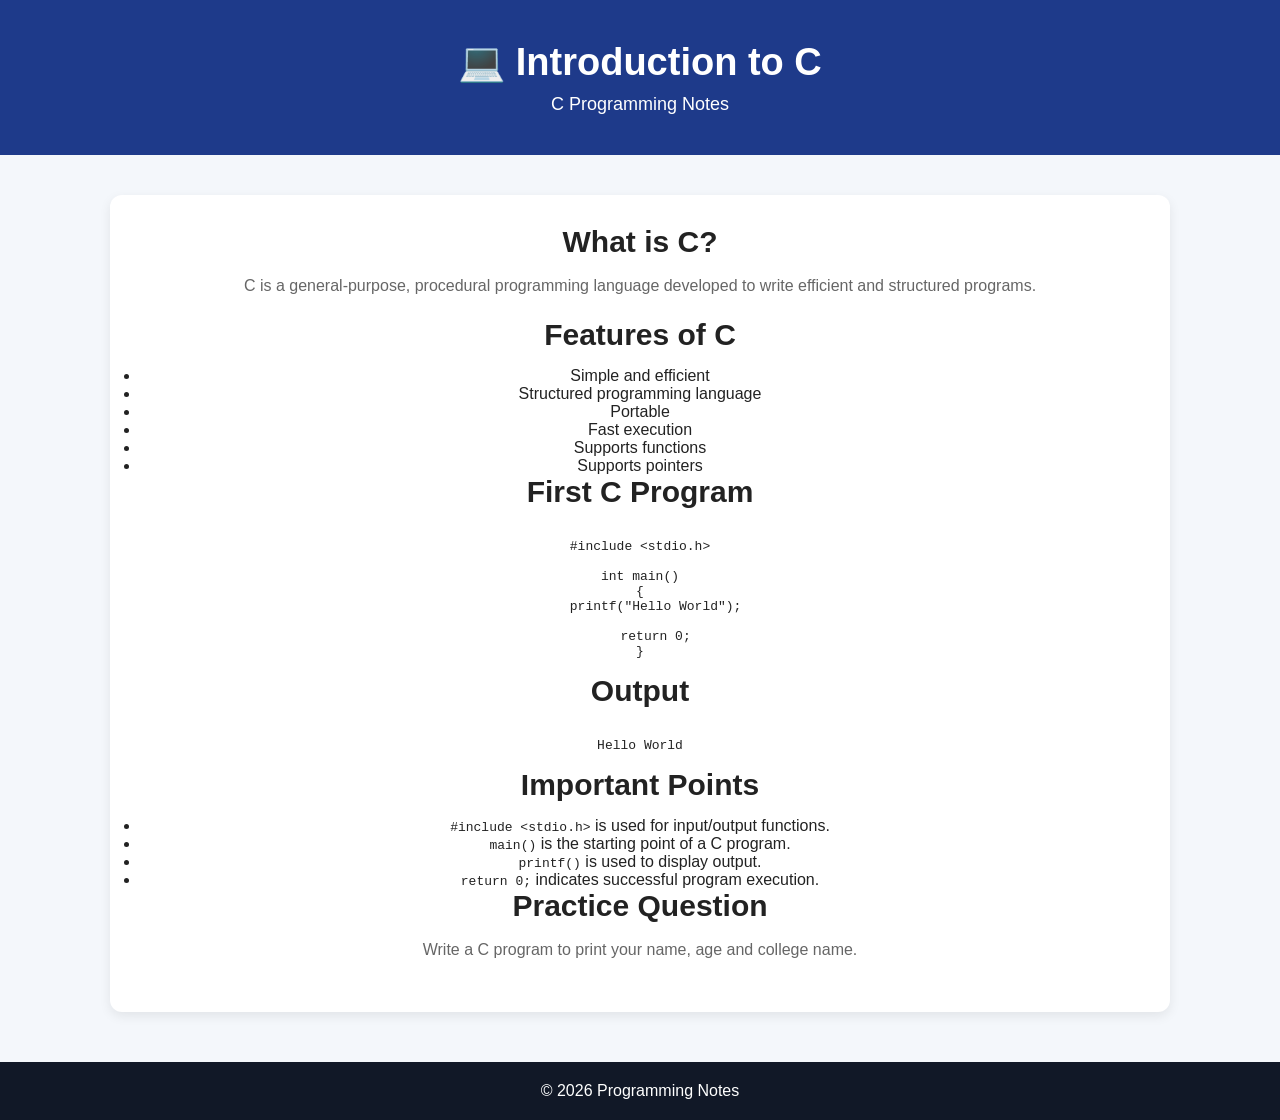
<file: c-introduction.html>
<!DOCTYPE html>
<html lang="en">

<head>
    <meta charset="UTF-8">
    <meta name="viewport" content="width=device-width, initial-scale=1.0">

    <title>Introduction to C</title>

    <link rel="stylesheet" href="style.css">
</head>

<body>

    <header>
        <h1>💻 Introduction to C</h1>
        <p>C Programming Notes</p>
    </header>

    <main>

        <div class="course">

            <h2>What is C?</h2>

            <p>
                C is a general-purpose, procedural programming language
                developed to write efficient and structured programs.
            </p>

            <h2>Features of C</h2>

            <ul>
                <li>Simple and efficient</li>
                <li>Structured programming language</li>
                <li>Portable</li>
                <li>Fast execution</li>
                <li>Supports functions</li>
                <li>Supports pointers</li>
            </ul>

            <h2>First C Program</h2>

            <pre><code>
#include &lt;stdio.h&gt;

int main()
{
    printf("Hello World");

    return 0;
}
            </code></pre>

            <h2>Output</h2>

            <pre><code>
Hello World
            </code></pre>

            <h2>Important Points</h2>

            <ul>
                <li><code>#include &lt;stdio.h&gt;</code> is used for input/output functions.</li>
                <li><code>main()</code> is the starting point of a C program.</li>
                <li><code>printf()</code> is used to display output.</li>
                <li><code>return 0;</code> indicates successful program execution.</li>
            </ul>

            <h2>Practice Question</h2>

            <p>
                Write a C program to print your name, age and college name.
            </p>

        </div>

    </main>

    <footer>
        <p>© 2026 Programming Notes</p>
    </footer>

</body>

</html>
</file>
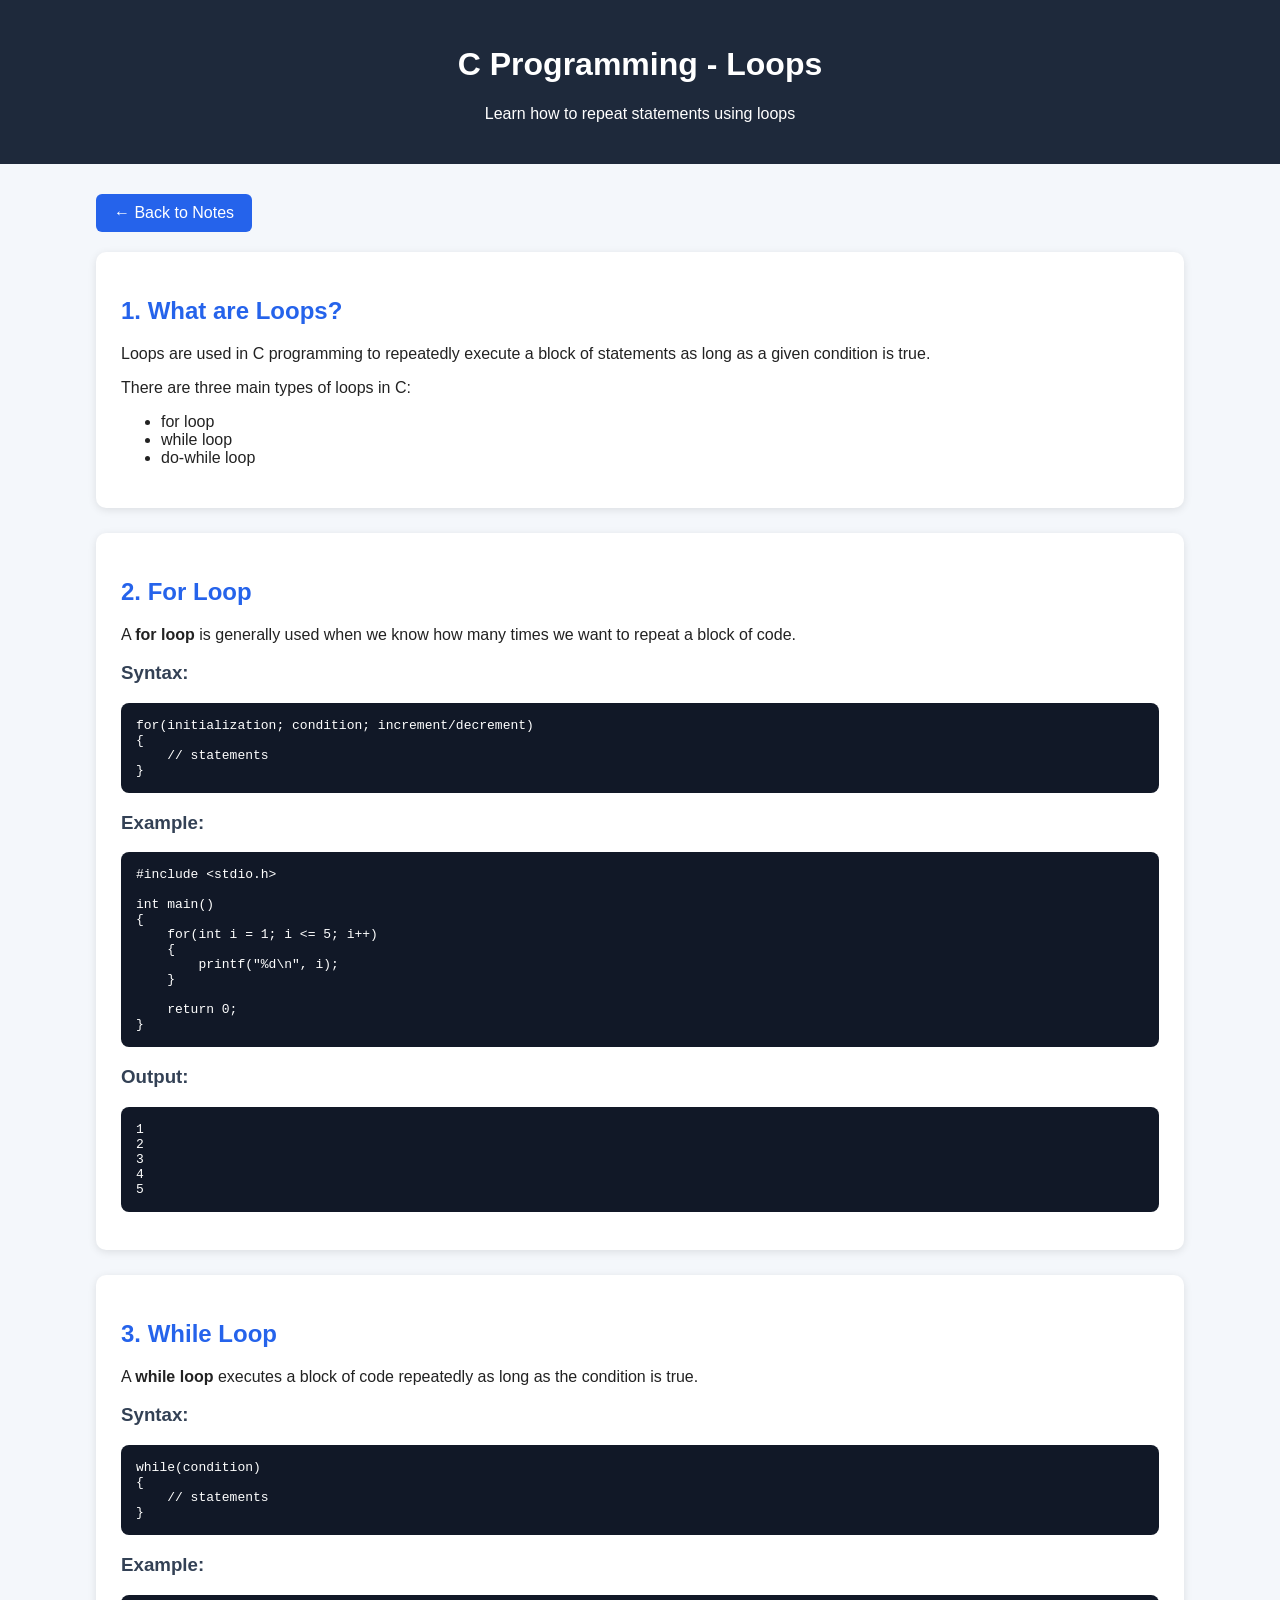
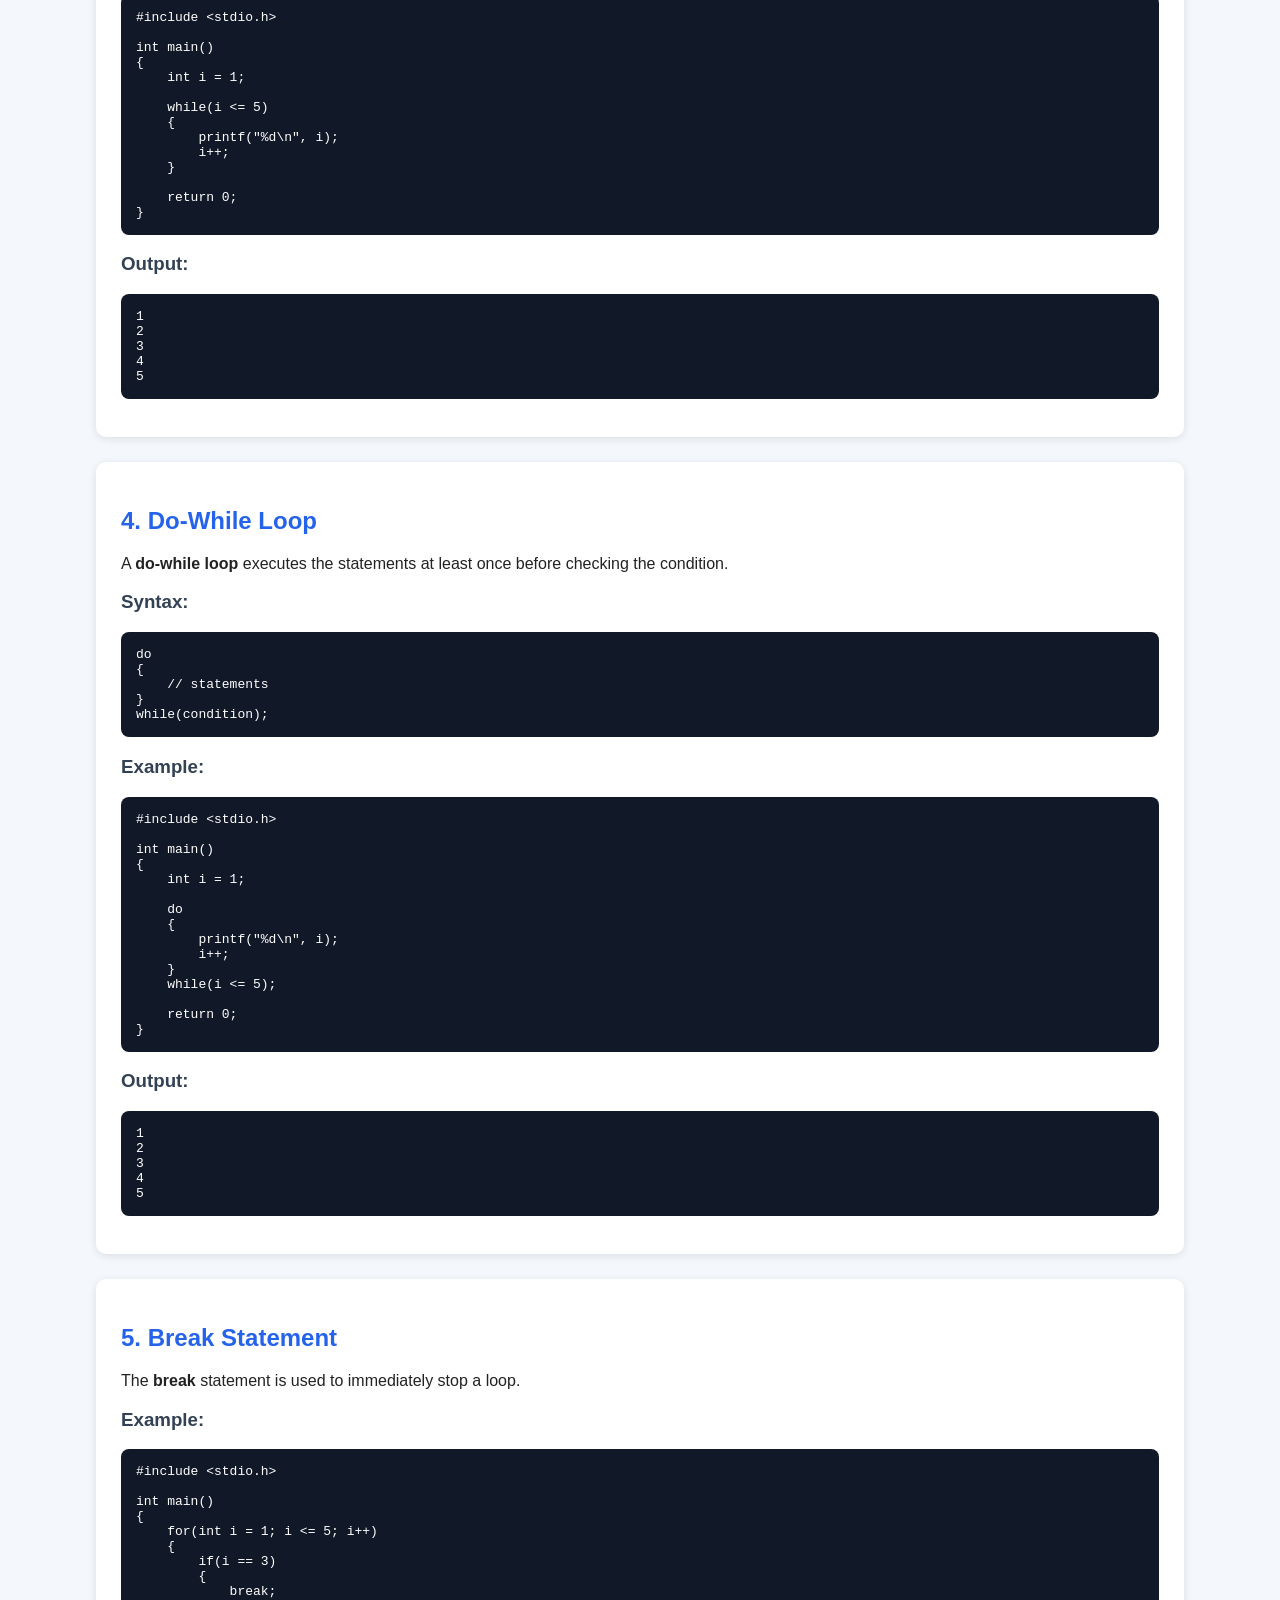
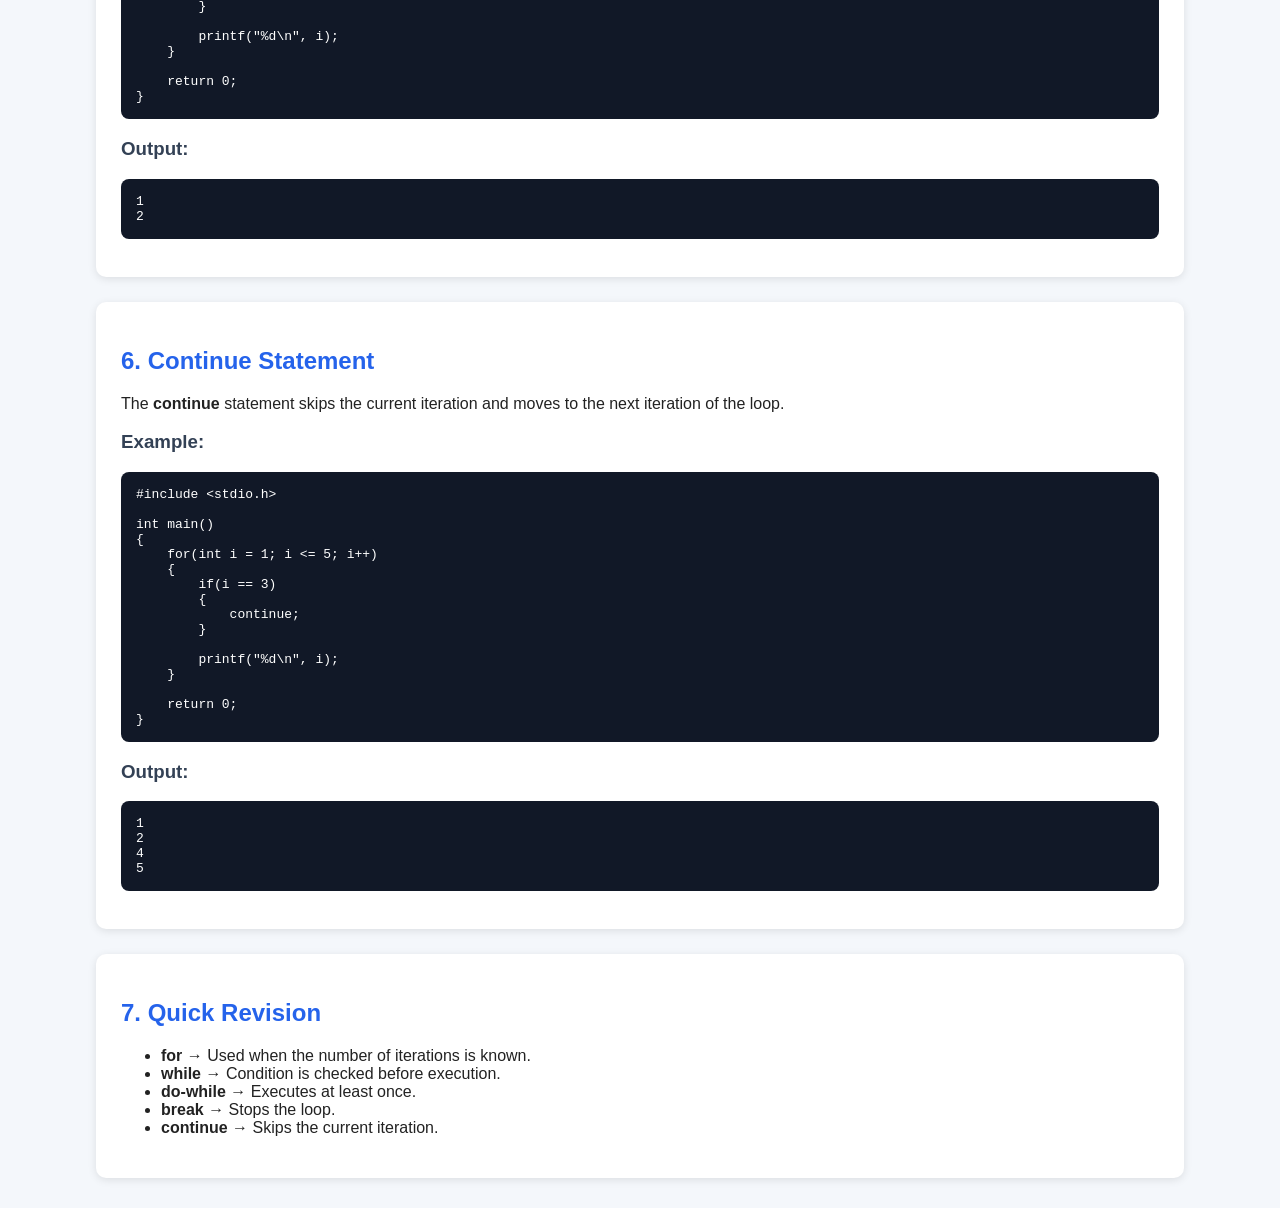
<file: c-loops.html>
<!DOCTYPE html>
<html lang="en">
<head>
    <meta charset="UTF-8">
    <meta name="viewport" content="width=device-width, initial-scale=1.0">
    <title>C Loops - Programming Notes</title>

    <style>
        body {
            font-family: Arial, sans-serif;
            background-color: #f4f7fb;
            margin: 0;
            padding: 0;
            color: #222;
        }

        header {
            background-color: #1e293b;
            color: white;
            padding: 25px;
            text-align: center;
        }

        .container {
            width: 85%;
            margin: 30px auto;
        }

        .topic {
            background-color: white;
            padding: 25px;
            margin-bottom: 25px;
            border-radius: 10px;
            box-shadow: 0 2px 8px rgba(0,0,0,0.1);
        }

        h2 {
            color: #2563eb;
        }

        h3 {
            color: #334155;
        }

        pre {
            background-color: #111827;
            color: white;
            padding: 15px;
            border-radius: 8px;
            overflow-x: auto;
        }

        .back-btn {
            display: inline-block;
            background-color: #2563eb;
            color: white;
            padding: 10px 18px;
            text-decoration: none;
            border-radius: 6px;
            margin-bottom: 20px;
        }

        .back-btn:hover {
            background-color: #1d4ed8;
        }
    </style>
</head>

<body>

    <header>
        <h1>C Programming - Loops</h1>
        <p>Learn how to repeat statements using loops</p>
    </header>

    <div class="container">

        <a href="index.html" class="back-btn">← Back to Notes</a>

        <div class="topic">
            <h2>1. What are Loops?</h2>

            <p>
                Loops are used in C programming to repeatedly execute
                a block of statements as long as a given condition is true.
            </p>

            <p>There are three main types of loops in C:</p>

            <ul>
                <li>for loop</li>
                <li>while loop</li>
                <li>do-while loop</li>
            </ul>
        </div>

        <div class="topic">
            <h2>2. For Loop</h2>

            <p>
                A <b>for loop</b> is generally used when we know how many
                times we want to repeat a block of code.
            </p>

            <h3>Syntax:</h3>

            <pre>
for(initialization; condition; increment/decrement)
{
    // statements
}</pre>

            <h3>Example:</h3>

            <pre>
#include &lt;stdio.h&gt;

int main()
{
    for(int i = 1; i &lt;= 5; i++)
    {
        printf("%d\n", i);
    }

    return 0;
}</pre>

            <h3>Output:</h3>

            <pre>
1
2
3
4
5</pre>
        </div>

        <div class="topic">
            <h2>3. While Loop</h2>

            <p>
                A <b>while loop</b> executes a block of code repeatedly
                as long as the condition is true.
            </p>

            <h3>Syntax:</h3>

            <pre>
while(condition)
{
    // statements
}</pre>

            <h3>Example:</h3>

            <pre>
#include &lt;stdio.h&gt;

int main()
{
    int i = 1;

    while(i &lt;= 5)
    {
        printf("%d\n", i);
        i++;
    }

    return 0;
}</pre>

            <h3>Output:</h3>

            <pre>
1
2
3
4
5</pre>
        </div>

        <div class="topic">
            <h2>4. Do-While Loop</h2>

            <p>
                A <b>do-while loop</b> executes the statements at least
                once before checking the condition.
            </p>

            <h3>Syntax:</h3>

            <pre>
do
{
    // statements
}
while(condition);</pre>

            <h3>Example:</h3>

            <pre>
#include &lt;stdio.h&gt;

int main()
{
    int i = 1;

    do
    {
        printf("%d\n", i);
        i++;
    }
    while(i &lt;= 5);

    return 0;
}</pre>

            <h3>Output:</h3>

            <pre>
1
2
3
4
5</pre>
        </div>

        <div class="topic">
            <h2>5. Break Statement</h2>

            <p>
                The <b>break</b> statement is used to immediately stop
                a loop.
            </p>

            <h3>Example:</h3>

            <pre>
#include &lt;stdio.h&gt;

int main()
{
    for(int i = 1; i &lt;= 5; i++)
    {
        if(i == 3)
        {
            break;
        }

        printf("%d\n", i);
    }

    return 0;
}</pre>

            <h3>Output:</h3>

            <pre>
1
2</pre>
        </div>

        <div class="topic">
            <h2>6. Continue Statement</h2>

            <p>
                The <b>continue</b> statement skips the current iteration
                and moves to the next iteration of the loop.
            </p>

            <h3>Example:</h3>

            <pre>
#include &lt;stdio.h&gt;

int main()
{
    for(int i = 1; i &lt;= 5; i++)
    {
        if(i == 3)
        {
            continue;
        }

        printf("%d\n", i);
    }

    return 0;
}</pre>

            <h3>Output:</h3>

            <pre>
1
2
4
5</pre>
        </div>

        <div class="topic">
            <h2>7. Quick Revision</h2>

            <ul>
                <li><b>for</b> → Used when the number of iterations is known.</li>
                <li><b>while</b> → Condition is checked before execution.</li>
                <li><b>do-while</b> → Executes at least once.</li>
                <li><b>break</b> → Stops the loop.</li>
                <li><b>continue</b> → Skips the current iteration.</li>
            </ul>
        </div>

    </div>

</body>
</html>
</file>
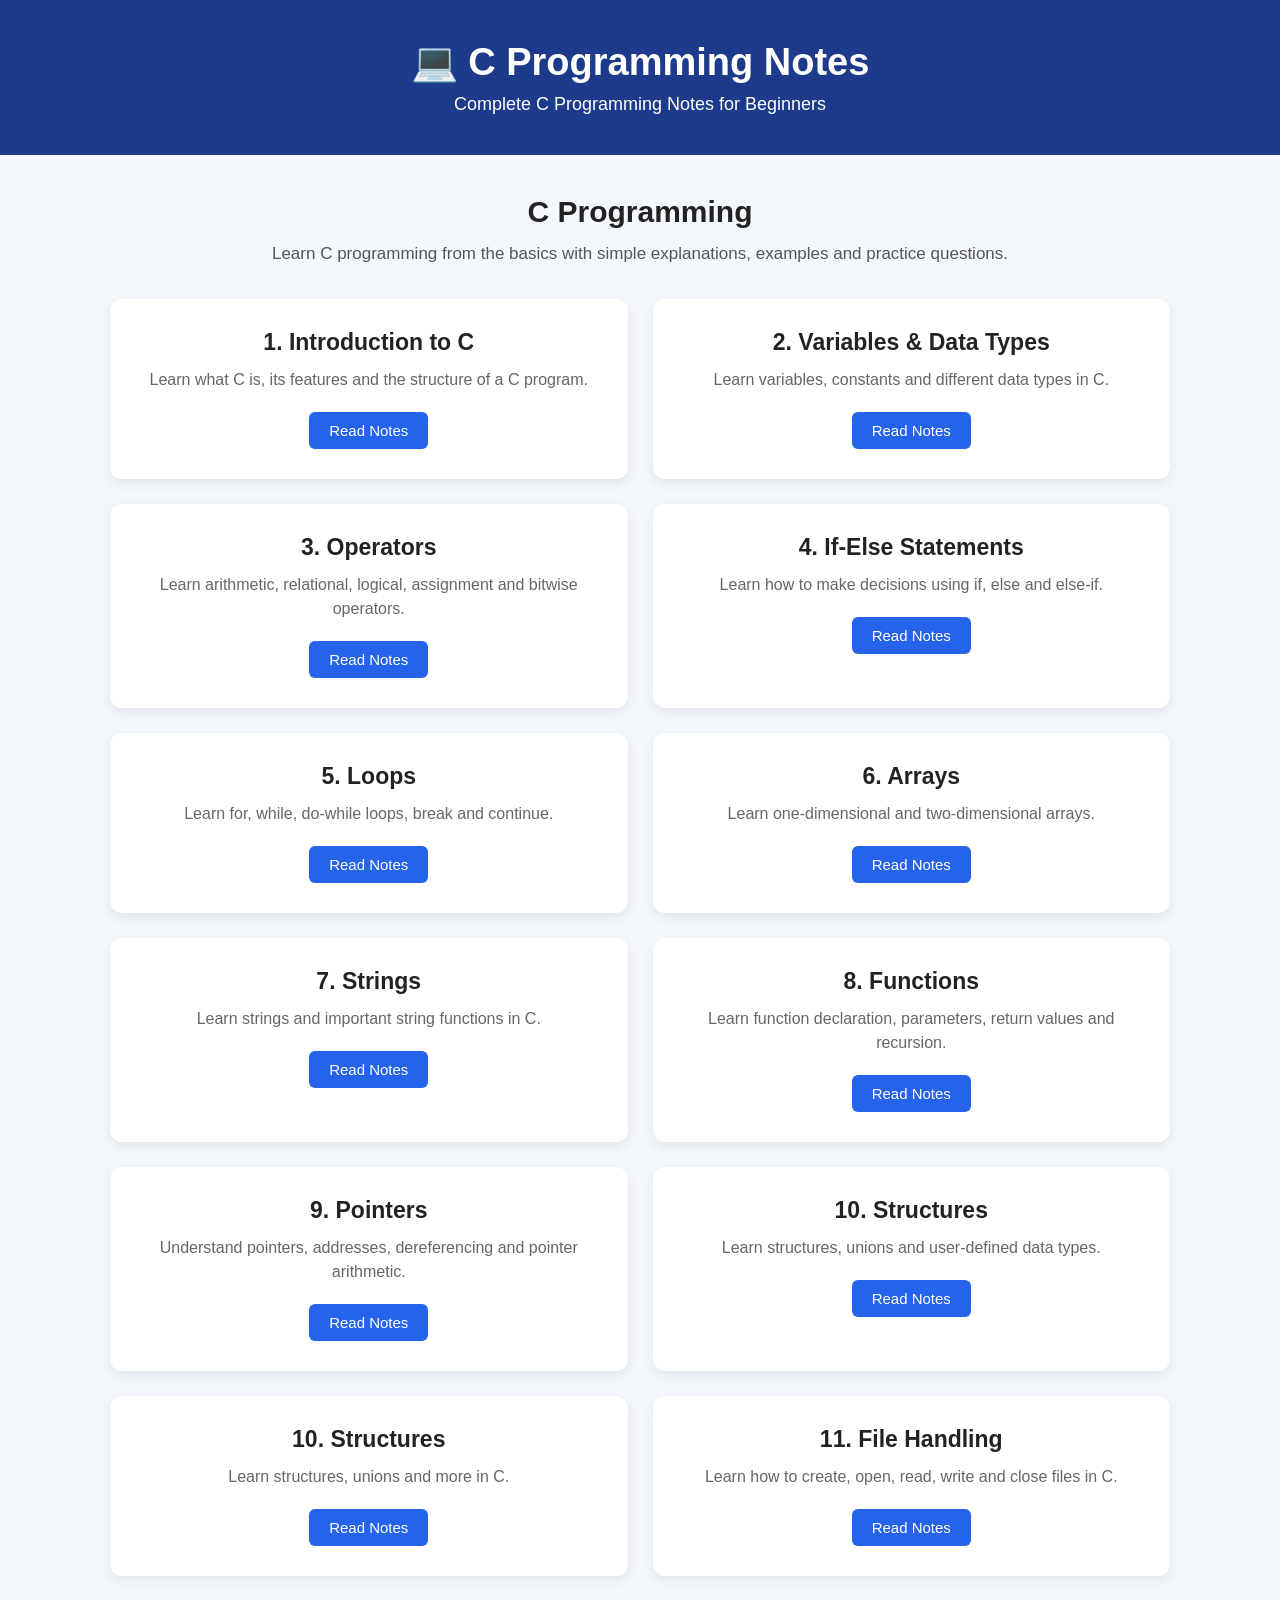
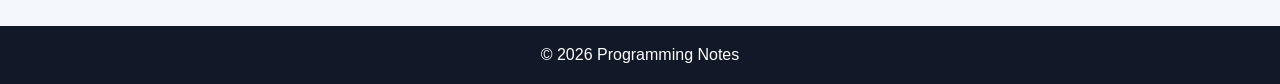
<file: c-notes.html>
<!DOCTYPE html>
<html lang="en">
<head>
    <meta charset="UTF-8">
    <meta name="viewport" content="width=device-width, initial-scale=1.0">
    <title>C Programming Notes</title>

    <link rel="stylesheet" href="style.css">
</head>

<body>

    <header>
        <h1>💻 C Programming Notes</h1>
        <p>Complete C Programming Notes for Beginners</p>
    </header>

    <main>

        <h2>C Programming</h2>

        <p>
            Learn C programming from the basics with simple explanations,
            examples and practice questions.
        </p>

        <div class="courses">

            <div class="course">
                <h3>1. Introduction to C</h3>
                <p>Learn what C is, its features and the structure of a C program.</p>
                <a href="c-introduction.html">
    <button>Read Notes</button>
</a>
            </div>

            <div class="course">
                <h3>2. Variables & Data Types</h3>
                <p>Learn variables, constants and different data types in C.</p>
                <a href="c-variables.html">
    <button>Read Notes</button>
</a>
            </div>

            <div class="course">
                <h3>3. Operators</h3>
                <p>Learn arithmetic, relational, logical, assignment and bitwise operators.</p>
                <a href="c-operators.html">
    <button>Read Notes</button>
</a>
            </div>

            <div class="course">
                <h3>4. If-Else Statements</h3>
                <p>Learn how to make decisions using if, else and else-if.</p>
                <a href="c-if-else.html">
    <button>Read Notes</button>
</a>
            </div>

            <div class="course">
                <h3>5. Loops</h3>
                <p>Learn for, while, do-while loops, break and continue.</p>
                <a href="c-loops.html">
    <button>Read Notes</button>
</a>
            </div>

            <div class="course">
                <h3>6. Arrays</h3>
                <p>Learn one-dimensional and two-dimensional arrays.</p>
                <a href="c-arrays.html">
    <button>Read Notes</button>
</a>
            </div>

            <div class="course">
                <h3>7. Strings</h3>
                <p>Learn strings and important string functions in C.</p>
                <a href="c-strings.html">
    <button>Read Notes</button>
</a>
            </div>

            <div class="course">
                <h3>8. Functions</h3>
                <p>Learn function declaration, parameters, return values and recursion.</p>
                <a href="c-functions.html">
    <button>Read Notes</button>
</a>
            </div>

            <div class="course">
                <h3>9. Pointers</h3>
                <p>Understand pointers, addresses, dereferencing and pointer arithmetic.</p>
                <a href="c-pointers.html">
    <button>Read Notes</button>
</a>
            </div>

            <div class="course">
                <h3>10. Structures</h3>
                <p>Learn structures, unions and user-defined data types.</p>
                <a href="c-structures.html">
    <button>Read Notes</button>
</a>
            </div>
            <div class="course">
    <h3>10. Structures</h3>
    <p>Learn structures, unions and more in C.</p>

    <a href="c-structures.html">
        <button>Read Notes</button>
    </a>
</div>

<!-- YAHAN FILE HANDLING ADD KARNA HAI -->

<div class="course">
    <h3>11. File Handling</h3>
    <p>Learn how to create, open, read, write and close files in C.</p>

    <a href="c-file-handling.html">
        <button>Read Notes</button>
    </a>
</div>
        </div>

    </main>

    <footer>
        <p>© 2026 Programming Notes</p>
    </footer>

</body>
</html>
</file>
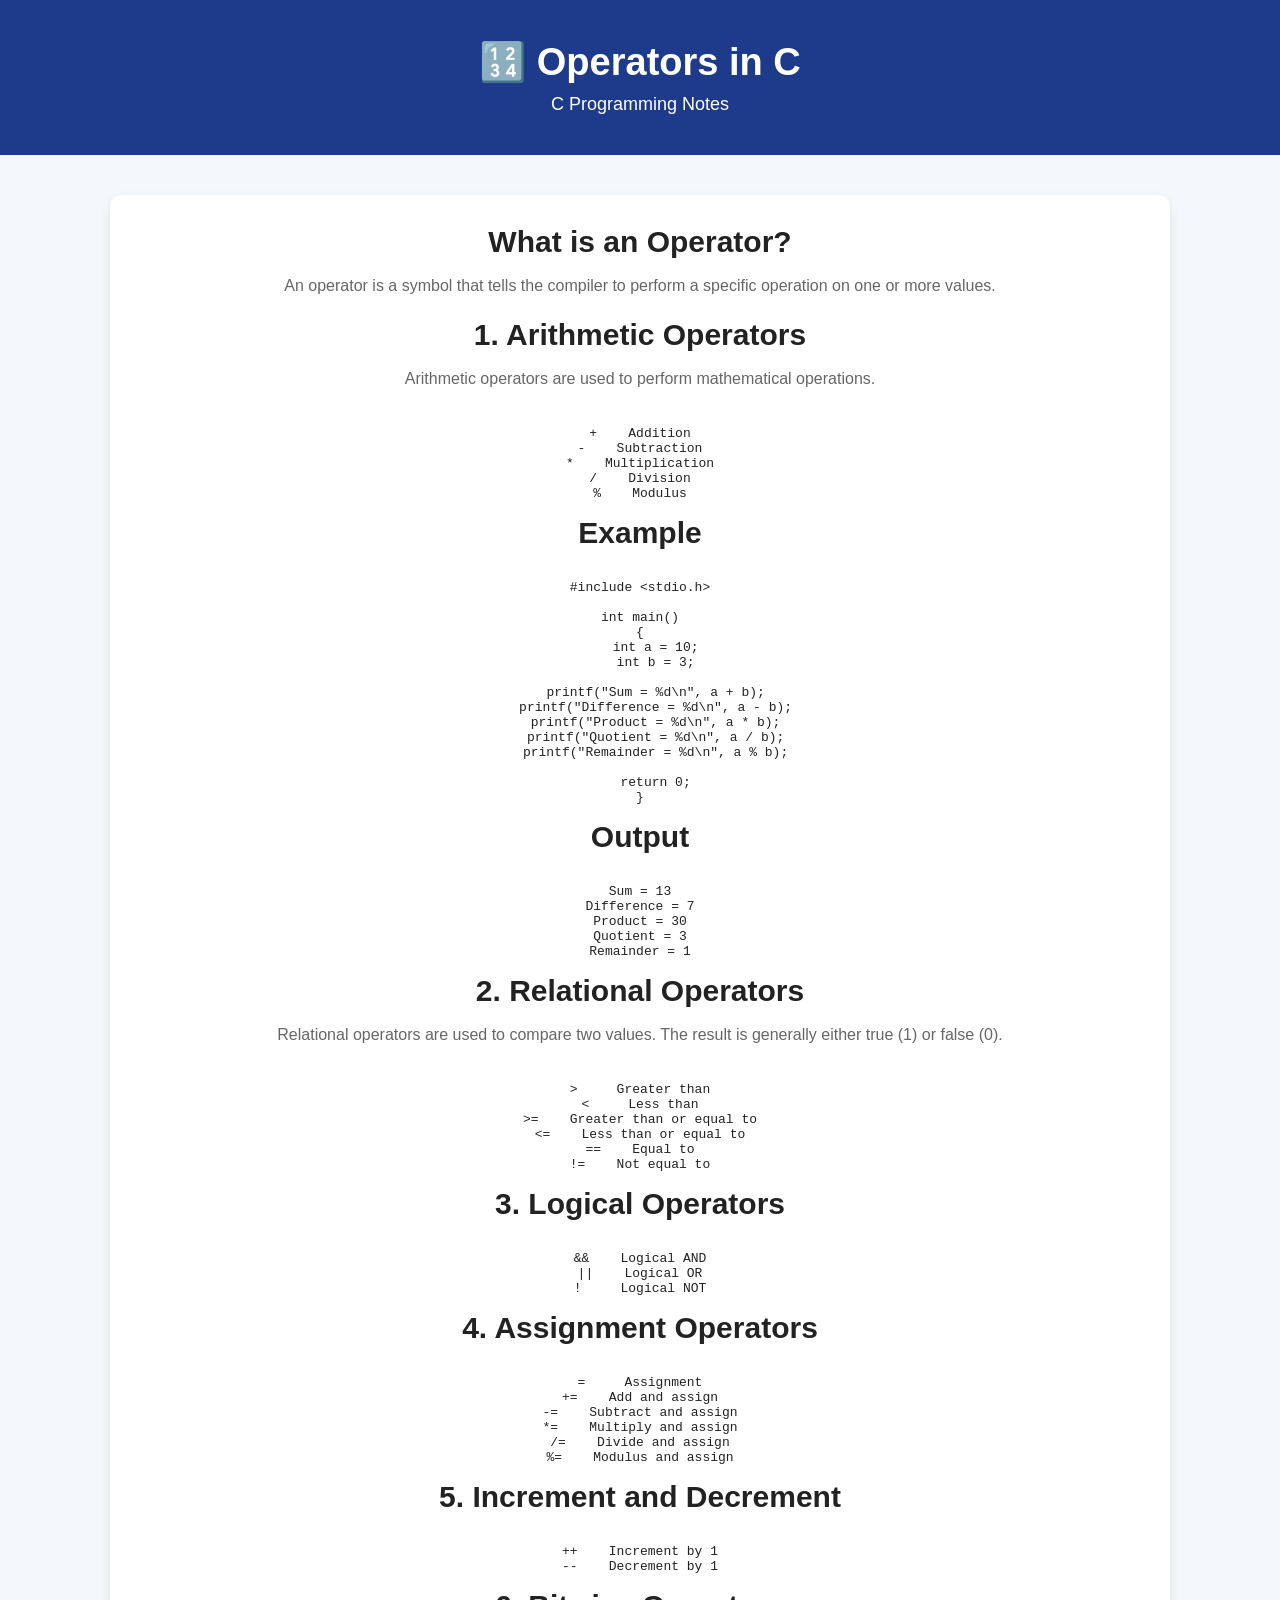
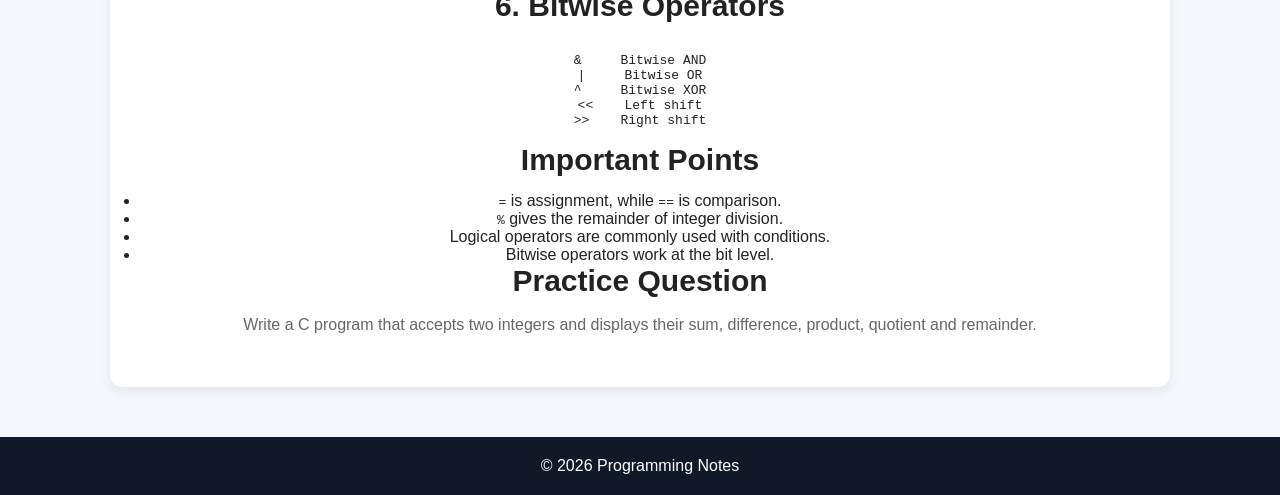
<file: c-operators.html>
<!DOCTYPE html>
<html lang="en">

<head>
    <meta charset="UTF-8">
    <meta name="viewport" content="width=device-width, initial-scale=1.0">

    <title>Operators in C</title>

    <link rel="stylesheet" href="style.css">
</head>

<body>

    <header>
        <h1>🔢 Operators in C</h1>
        <p>C Programming Notes</p>
    </header>

    <main>

        <div class="course">

            <h2>What is an Operator?</h2>

            <p>
                An operator is a symbol that tells the compiler to perform
                a specific operation on one or more values.
            </p>

            <h2>1. Arithmetic Operators</h2>

            <p>Arithmetic operators are used to perform mathematical operations.</p>

            <pre><code>
+    Addition
-    Subtraction
*    Multiplication
/    Division
%    Modulus
            </code></pre>

            <h2>Example</h2>

            <pre><code>
#include &lt;stdio.h&gt;

int main()
{
    int a = 10;
    int b = 3;

    printf("Sum = %d\n", a + b);
    printf("Difference = %d\n", a - b);
    printf("Product = %d\n", a * b);
    printf("Quotient = %d\n", a / b);
    printf("Remainder = %d\n", a % b);

    return 0;
}
            </code></pre>

            <h2>Output</h2>

            <pre><code>
Sum = 13
Difference = 7
Product = 30
Quotient = 3
Remainder = 1
            </code></pre>

            <h2>2. Relational Operators</h2>

            <p>
                Relational operators are used to compare two values.
                The result is generally either true (1) or false (0).
            </p>

            <pre><code>
&gt;     Greater than
&lt;     Less than
&gt;=    Greater than or equal to
&lt;=    Less than or equal to
==    Equal to
!=    Not equal to
            </code></pre>

            <h2>3. Logical Operators</h2>

            <pre><code>
&amp;&amp;    Logical AND
||    Logical OR
!     Logical NOT
            </code></pre>

            <h2>4. Assignment Operators</h2>

            <pre><code>
=     Assignment
+=    Add and assign
-=    Subtract and assign
*=    Multiply and assign
/=    Divide and assign
%=    Modulus and assign
            </code></pre>

            <h2>5. Increment and Decrement</h2>

            <pre><code>
++    Increment by 1
--    Decrement by 1
            </code></pre>

            <h2>6. Bitwise Operators</h2>

            <pre><code>
&     Bitwise AND
|     Bitwise OR
^     Bitwise XOR
&lt;&lt;    Left shift
&gt;&gt;    Right shift
            </code></pre>

            <h2>Important Points</h2>

            <ul>
                <li><code>=</code> is assignment, while <code>==</code> is comparison.</li>
                <li><code>%</code> gives the remainder of integer division.</li>
                <li>Logical operators are commonly used with conditions.</li>
                <li>Bitwise operators work at the bit level.</li>
            </ul>

            <h2>Practice Question</h2>

            <p>
                Write a C program that accepts two integers and displays
                their sum, difference, product, quotient and remainder.
            </p>

        </div>

    </main>

    <footer>
        <p>© 2026 Programming Notes</p>
    </footer>

</body>

</html>
</file>
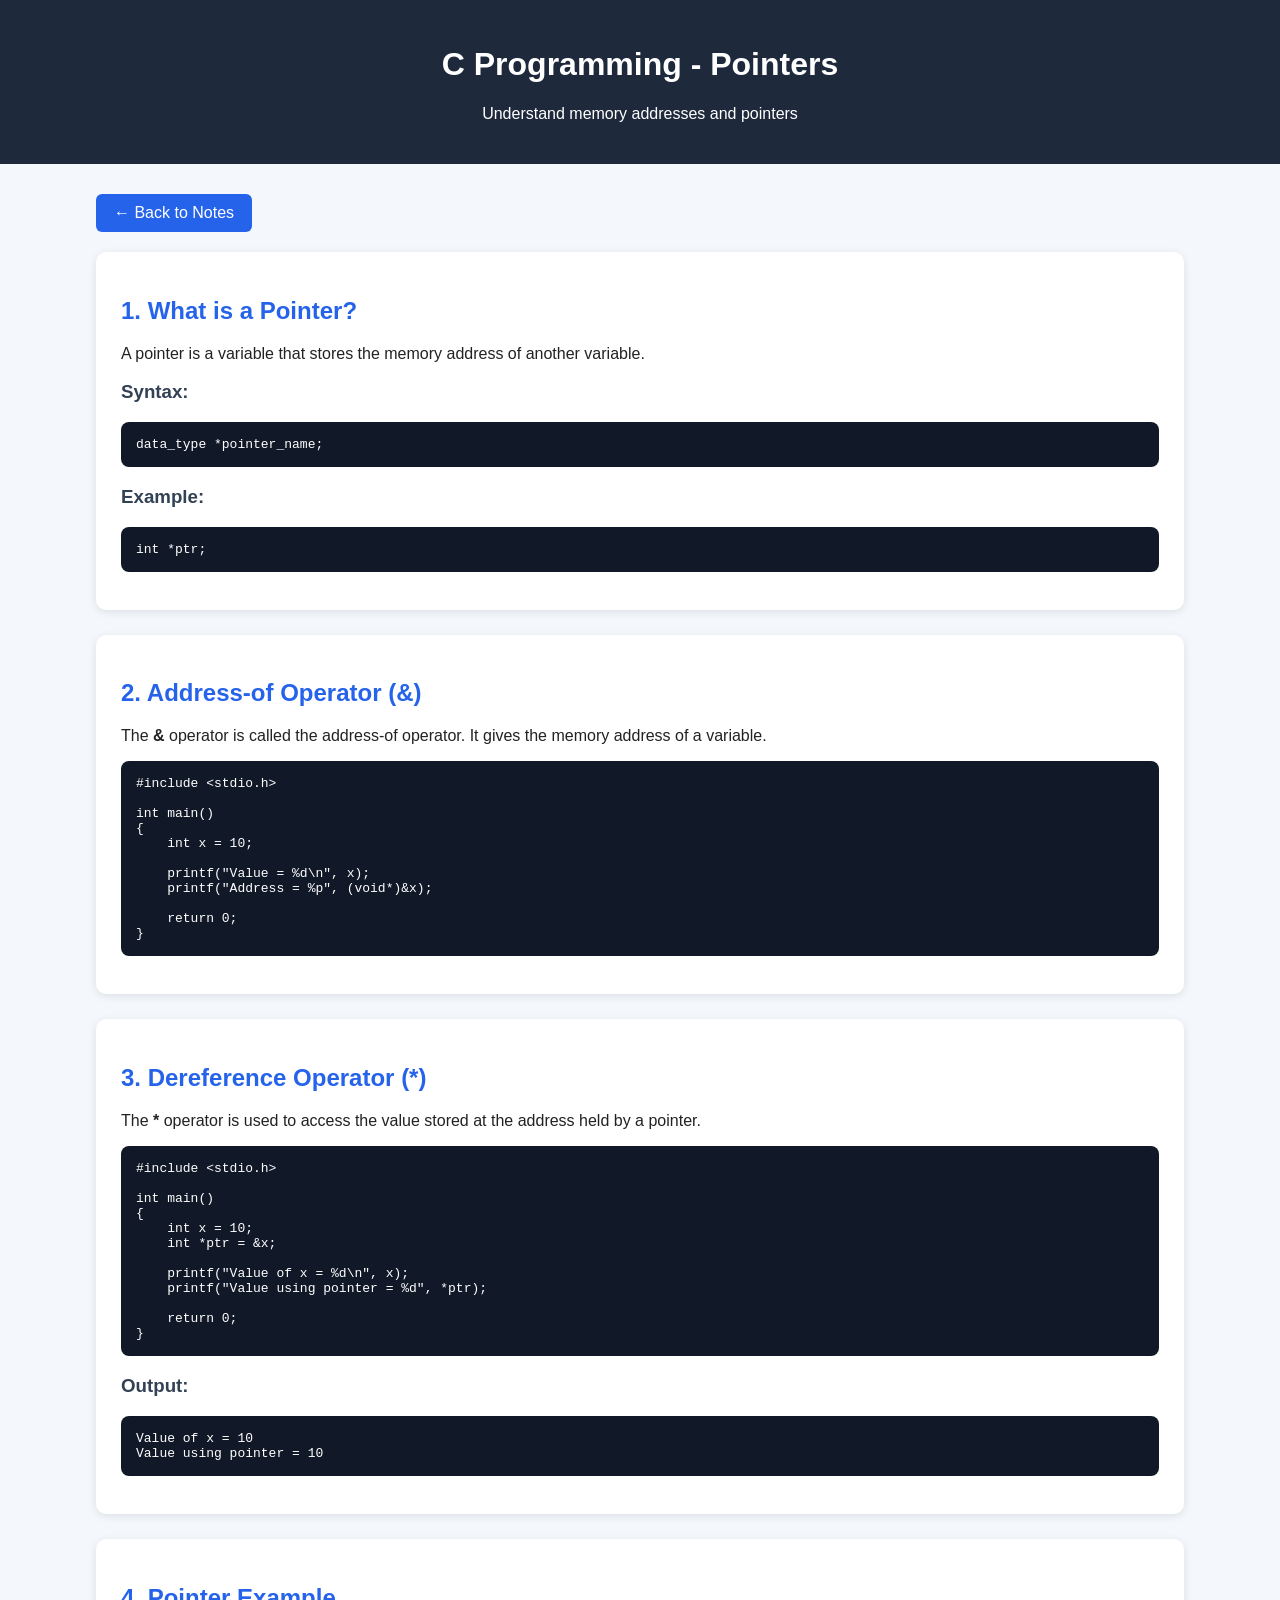
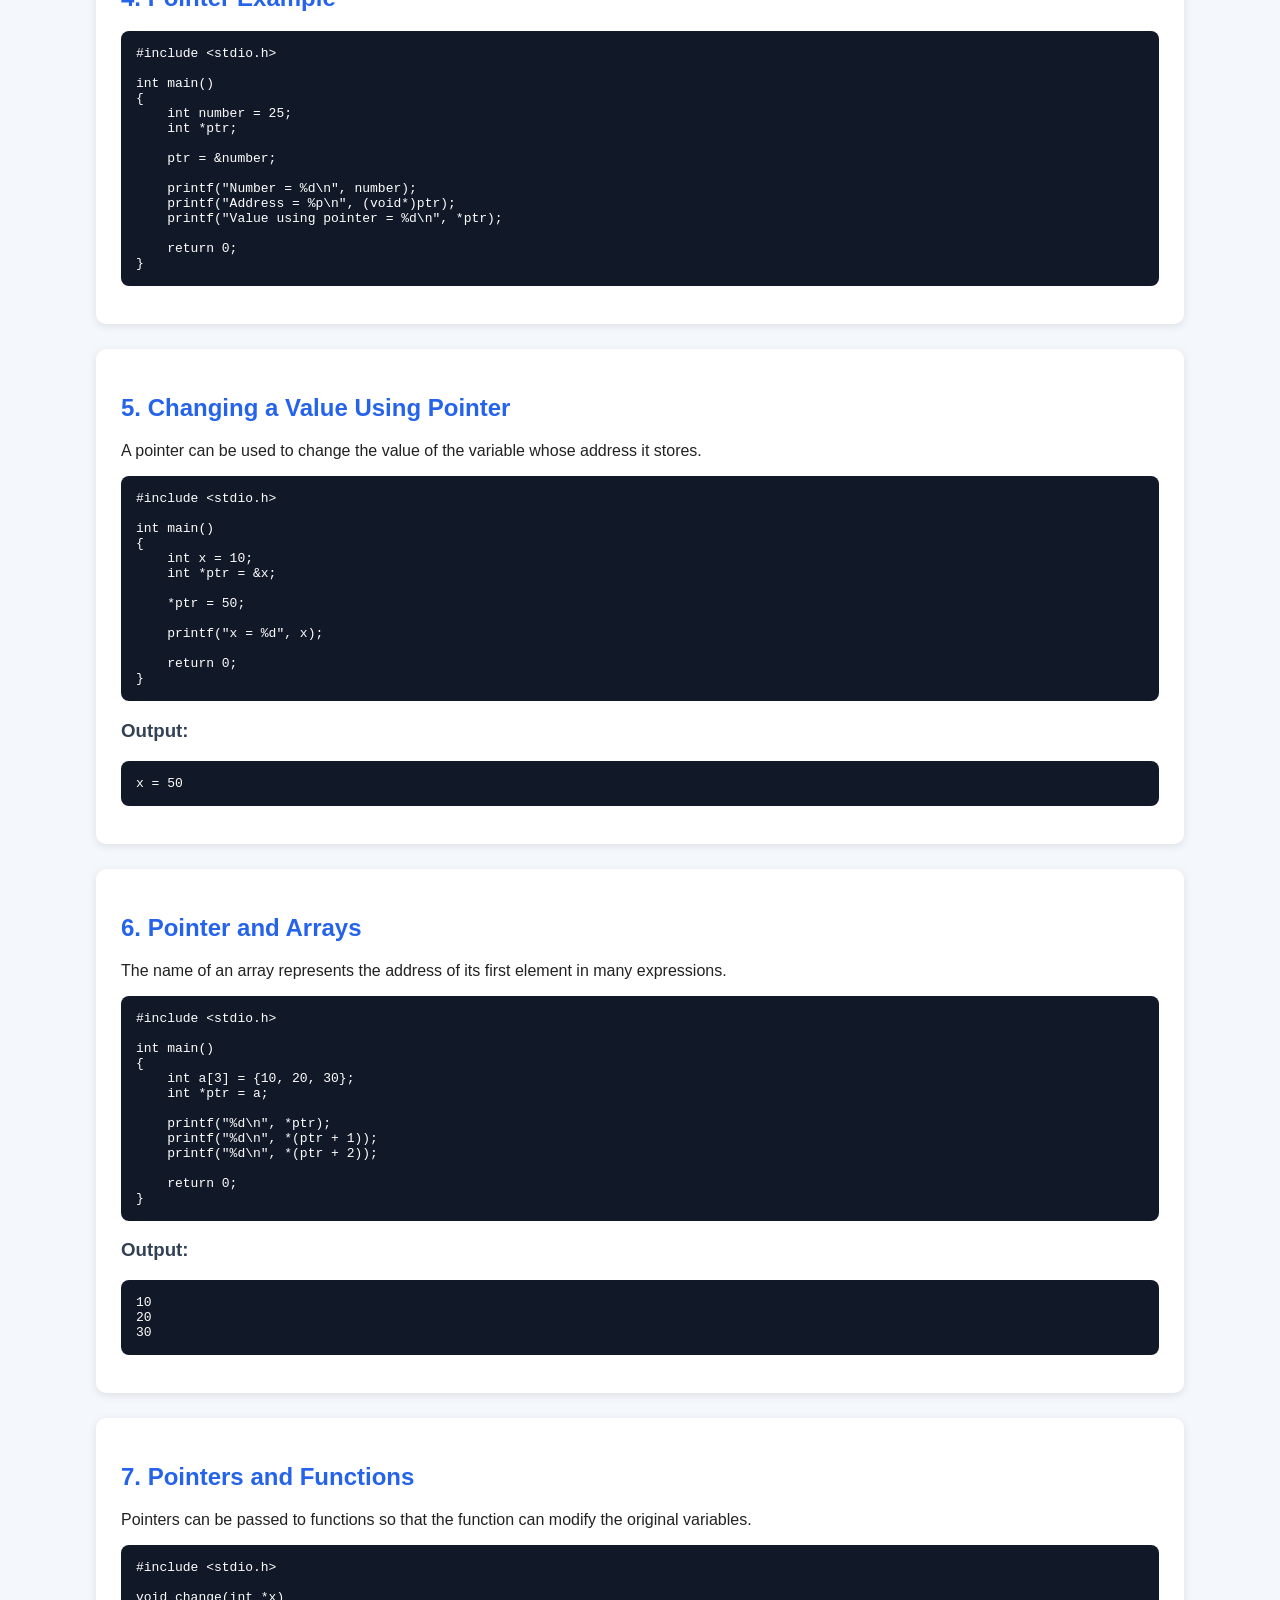
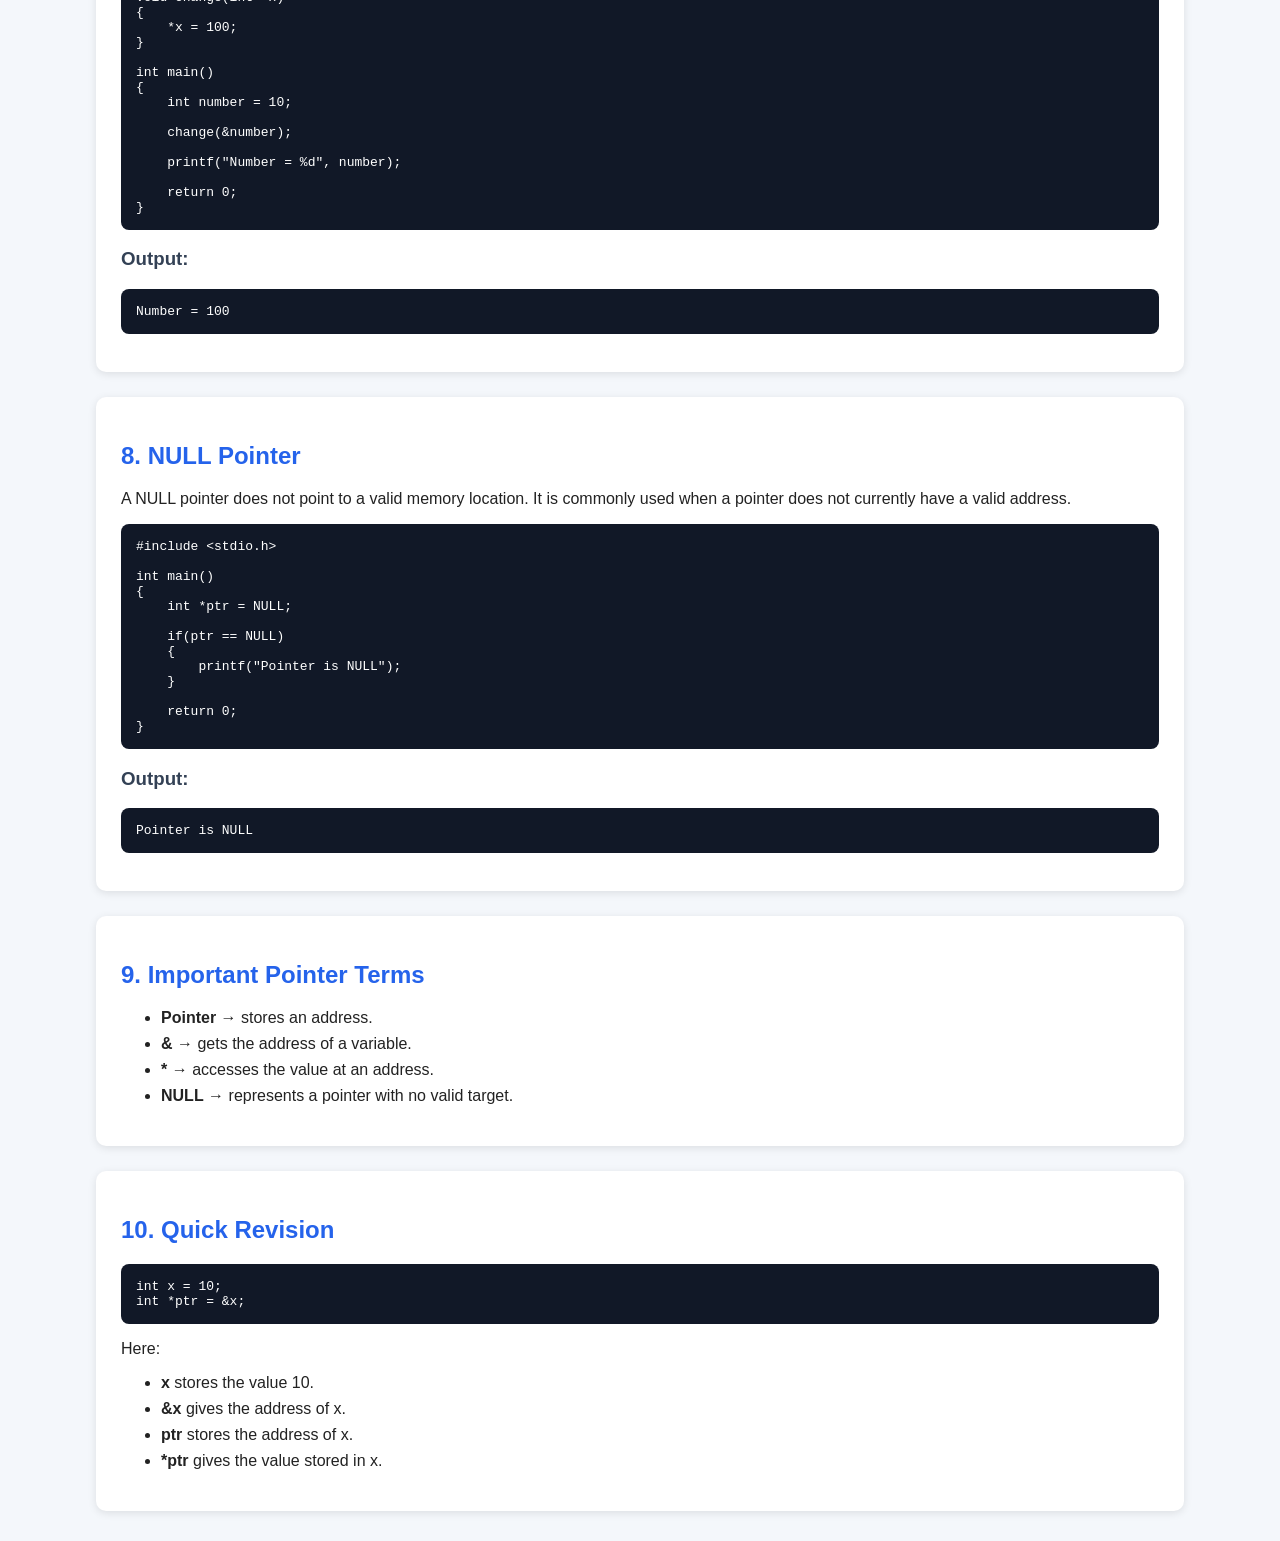
<file: c-pointers.html>
<!DOCTYPE html>
<html lang="en">
<head>
    <meta charset="UTF-8">
    <meta name="viewport" content="width=device-width, initial-scale=1.0">
    <title>C Programming - Pointers</title>

    <style>
        body {
            font-family: Arial, sans-serif;
            background-color: #f4f7fb;
            margin: 0;
            color: #222;
        }

        header {
            background-color: #1e293b;
            color: white;
            padding: 25px;
            text-align: center;
        }

        .container {
            width: 85%;
            margin: 30px auto;
        }

        .topic {
            background-color: white;
            padding: 25px;
            margin-bottom: 25px;
            border-radius: 10px;
            box-shadow: 0 2px 8px rgba(0,0,0,0.1);
        }

        h2 {
            color: #2563eb;
        }

        h3 {
            color: #334155;
        }

        pre {
            background-color: #111827;
            color: white;
            padding: 15px;
            border-radius: 8px;
            overflow-x: auto;
        }

        .back-btn {
            display: inline-block;
            background-color: #2563eb;
            color: white;
            padding: 10px 18px;
            text-decoration: none;
            border-radius: 6px;
            margin-bottom: 20px;
        }

        .back-btn:hover {
            background-color: #1d4ed8;
        }

        li {
            margin: 8px 0;
        }
    </style>
</head>

<body>

<header>
    <h1>C Programming - Pointers</h1>
    <p>Understand memory addresses and pointers</p>
</header>

<div class="container">

    <a href="index.html" class="back-btn">← Back to Notes</a>

    <div class="topic">
        <h2>1. What is a Pointer?</h2>

        <p>
            A pointer is a variable that stores the memory address
            of another variable.
        </p>

        <h3>Syntax:</h3>

        <pre>
data_type *pointer_name;</pre>

        <h3>Example:</h3>

        <pre>
int *ptr;</pre>
    </div>


    <div class="topic">
        <h2>2. Address-of Operator (&amp;)</h2>

        <p>
            The <b>&amp;</b> operator is called the address-of operator.
            It gives the memory address of a variable.
        </p>

        <pre>
#include &lt;stdio.h&gt;

int main()
{
    int x = 10;

    printf("Value = %d\n", x);
    printf("Address = %p", (void*)&amp;x);

    return 0;
}</pre>
    </div>


    <div class="topic">
        <h2>3. Dereference Operator (*)</h2>

        <p>
            The <b>*</b> operator is used to access the value stored
            at the address held by a pointer.
        </p>

        <pre>
#include &lt;stdio.h&gt;

int main()
{
    int x = 10;
    int *ptr = &amp;x;

    printf("Value of x = %d\n", x);
    printf("Value using pointer = %d", *ptr);

    return 0;
}</pre>

        <h3>Output:</h3>

        <pre>
Value of x = 10
Value using pointer = 10</pre>
    </div>


    <div class="topic">
        <h2>4. Pointer Example</h2>

        <pre>
#include &lt;stdio.h&gt;

int main()
{
    int number = 25;
    int *ptr;

    ptr = &amp;number;

    printf("Number = %d\n", number);
    printf("Address = %p\n", (void*)ptr);
    printf("Value using pointer = %d\n", *ptr);

    return 0;
}</pre>
    </div>


    <div class="topic">
        <h2>5. Changing a Value Using Pointer</h2>

        <p>
            A pointer can be used to change the value of the variable
            whose address it stores.
        </p>

        <pre>
#include &lt;stdio.h&gt;

int main()
{
    int x = 10;
    int *ptr = &amp;x;

    *ptr = 50;

    printf("x = %d", x);

    return 0;
}</pre>

        <h3>Output:</h3>

        <pre>
x = 50</pre>
    </div>


    <div class="topic">
        <h2>6. Pointer and Arrays</h2>

        <p>
            The name of an array represents the address of its first
            element in many expressions.
        </p>

        <pre>
#include &lt;stdio.h&gt;

int main()
{
    int a[3] = {10, 20, 30};
    int *ptr = a;

    printf("%d\n", *ptr);
    printf("%d\n", *(ptr + 1));
    printf("%d\n", *(ptr + 2));

    return 0;
}</pre>

        <h3>Output:</h3>

        <pre>
10
20
30</pre>
    </div>


    <div class="topic">
        <h2>7. Pointers and Functions</h2>

        <p>
            Pointers can be passed to functions so that the function
            can modify the original variables.
        </p>

        <pre>
#include &lt;stdio.h&gt;

void change(int *x)
{
    *x = 100;
}

int main()
{
    int number = 10;

    change(&amp;number);

    printf("Number = %d", number);

    return 0;
}</pre>

        <h3>Output:</h3>

        <pre>
Number = 100</pre>
    </div>


    <div class="topic">
        <h2>8. NULL Pointer</h2>

        <p>
            A NULL pointer does not point to a valid memory location.
            It is commonly used when a pointer does not currently have
            a valid address.
        </p>

        <pre>
#include &lt;stdio.h&gt;

int main()
{
    int *ptr = NULL;

    if(ptr == NULL)
    {
        printf("Pointer is NULL");
    }

    return 0;
}</pre>

        <h3>Output:</h3>

        <pre>
Pointer is NULL</pre>
    </div>


    <div class="topic">
        <h2>9. Important Pointer Terms</h2>

        <ul>
            <li><b>Pointer</b> → stores an address.</li>
            <li><b>&amp;</b> → gets the address of a variable.</li>
            <li><b>*</b> → accesses the value at an address.</li>
            <li><b>NULL</b> → represents a pointer with no valid target.</li>
        </ul>
    </div>


    <div class="topic">
        <h2>10. Quick Revision</h2>

        <pre>
int x = 10;
int *ptr = &amp;x;</pre>

        <p>
            Here:
        </p>

        <ul>
            <li><b>x</b> stores the value 10.</li>
            <li><b>&amp;x</b> gives the address of x.</li>
            <li><b>ptr</b> stores the address of x.</li>
            <li><b>*ptr</b> gives the value stored in x.</li>
        </ul>
    </div>

</div>

</body>
</html>
</file>
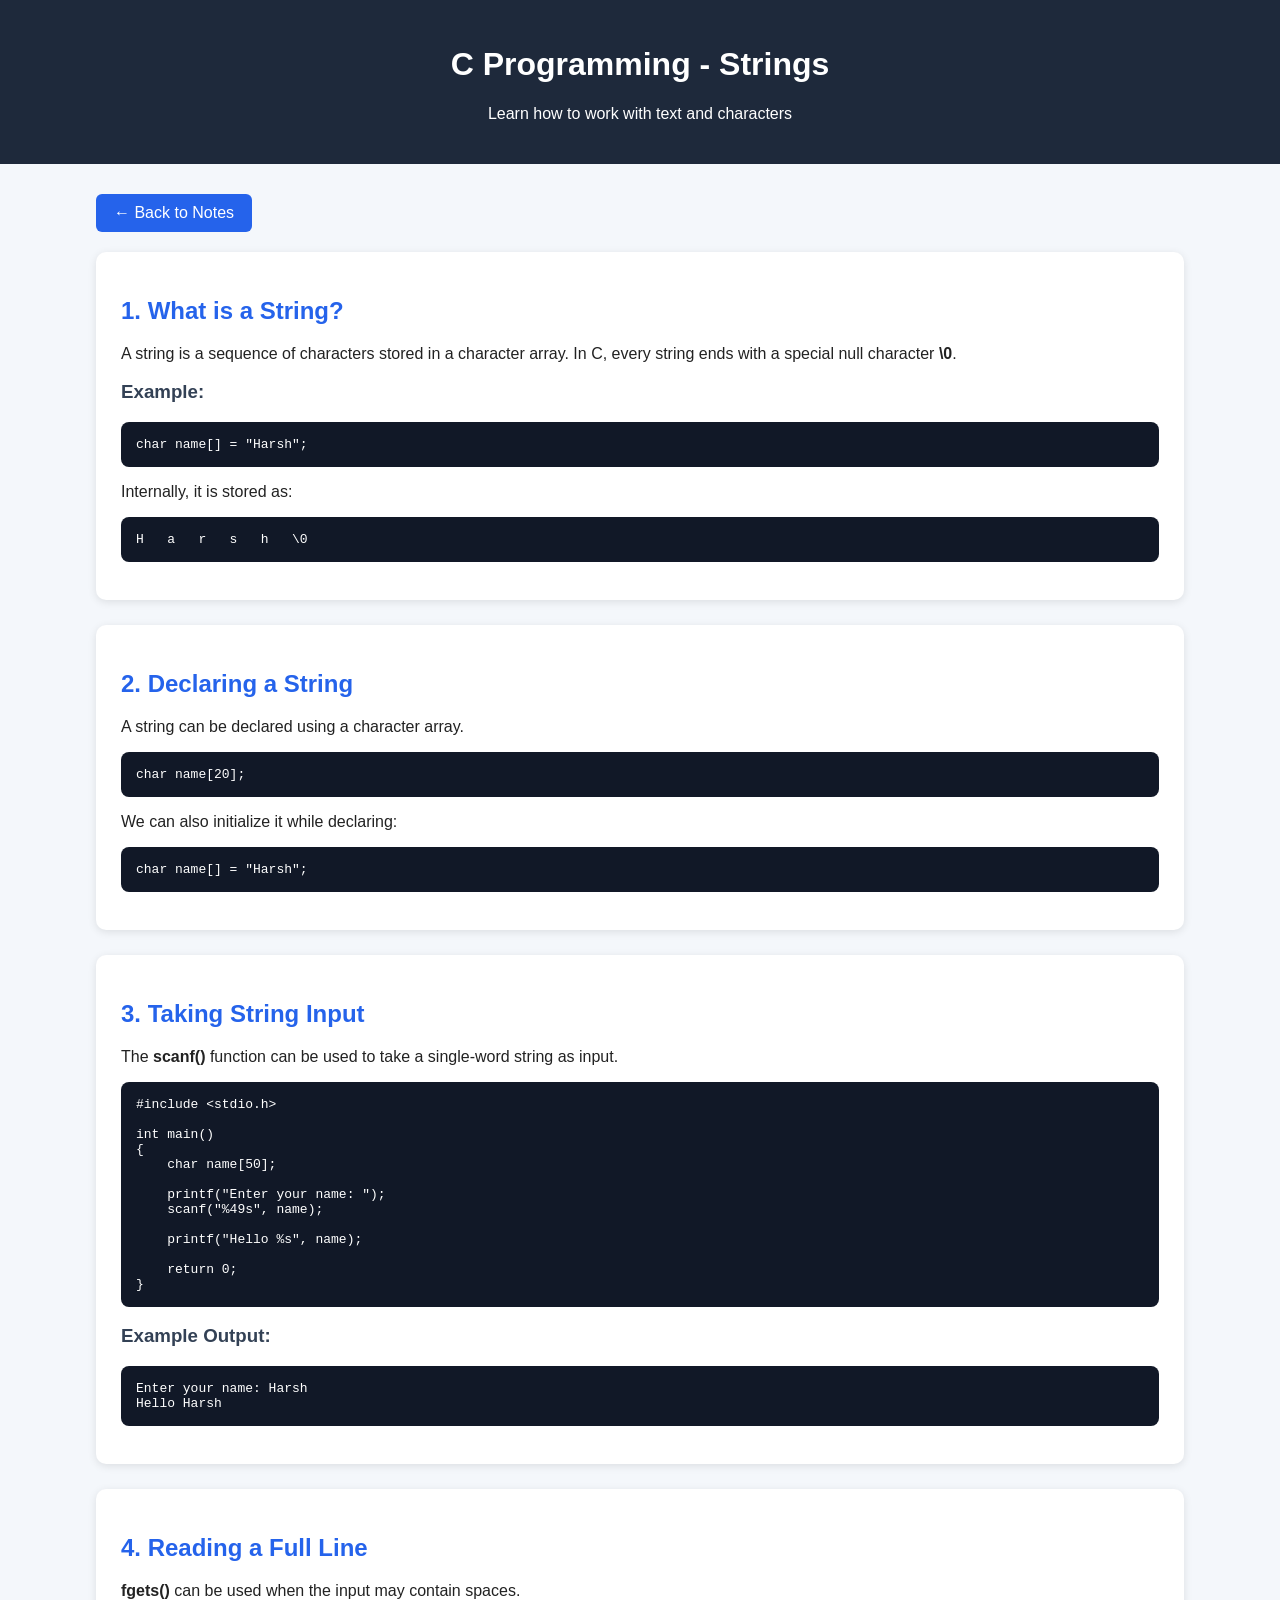
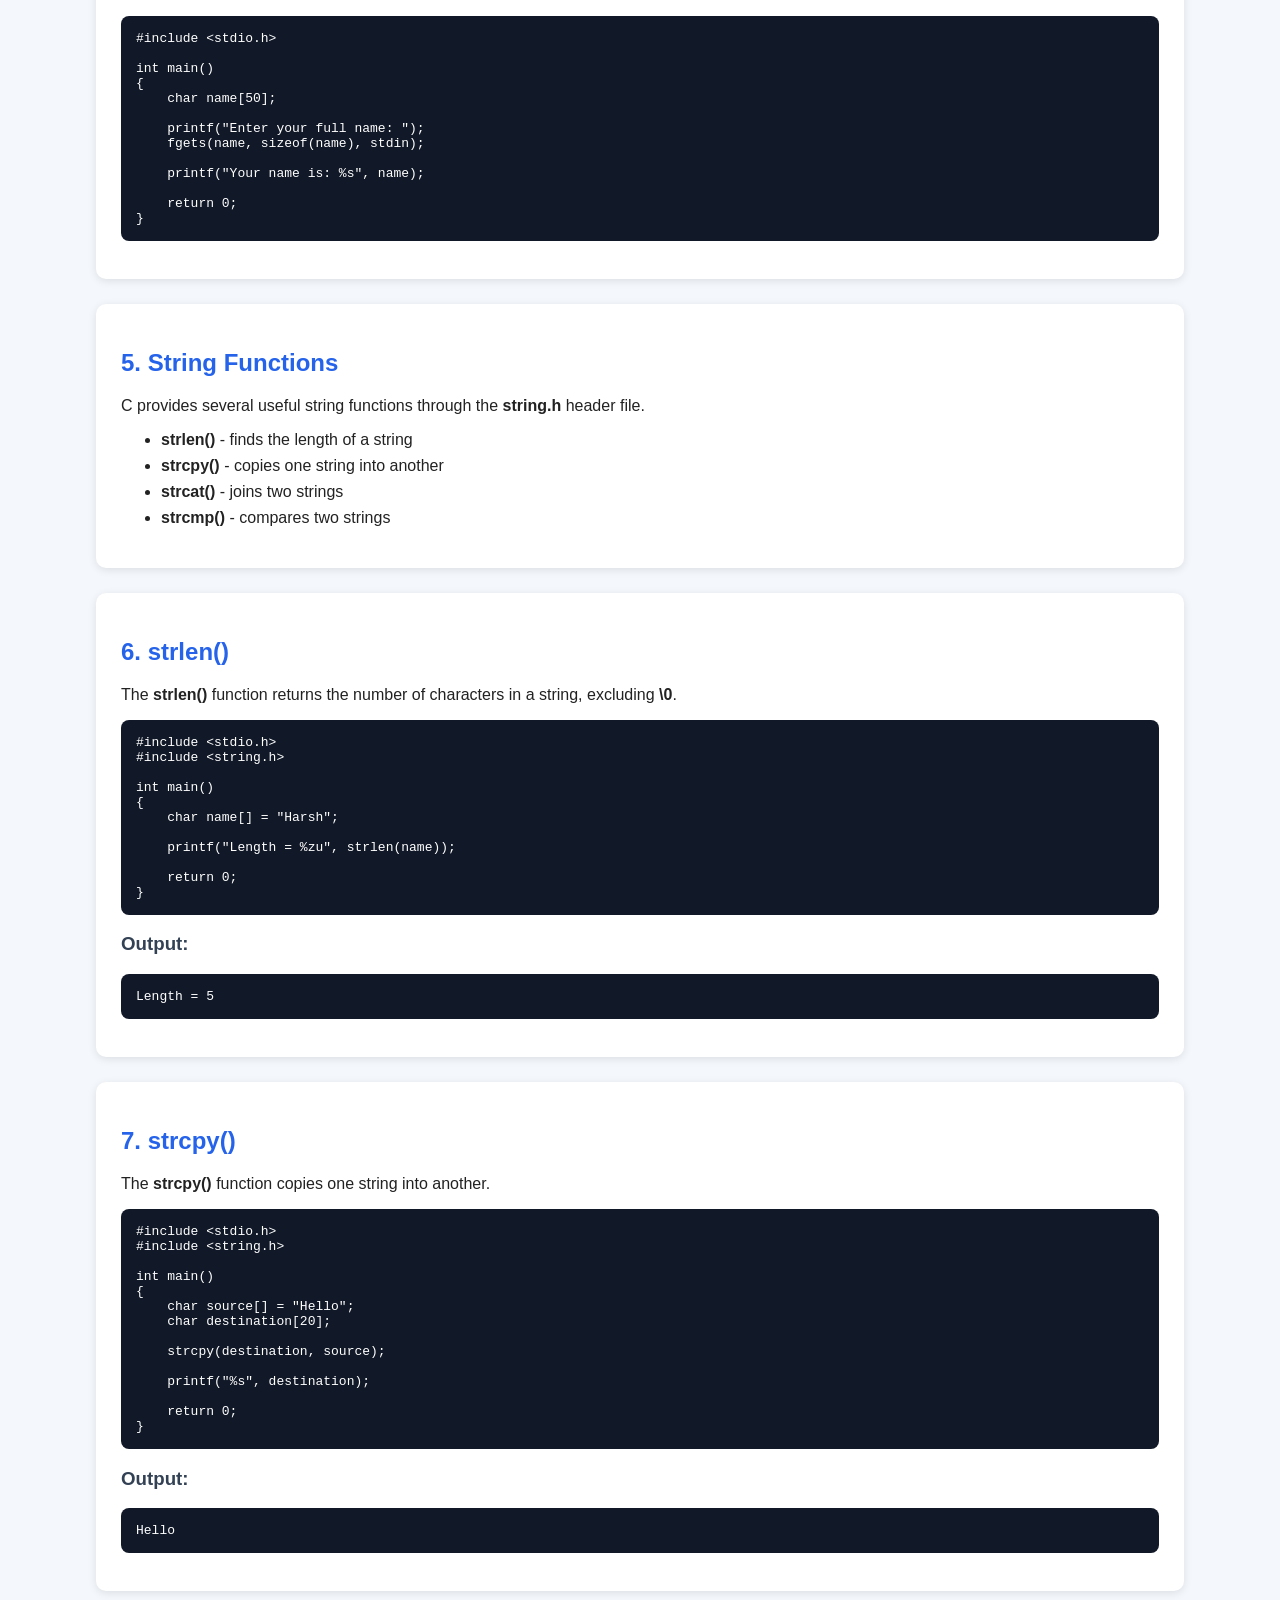
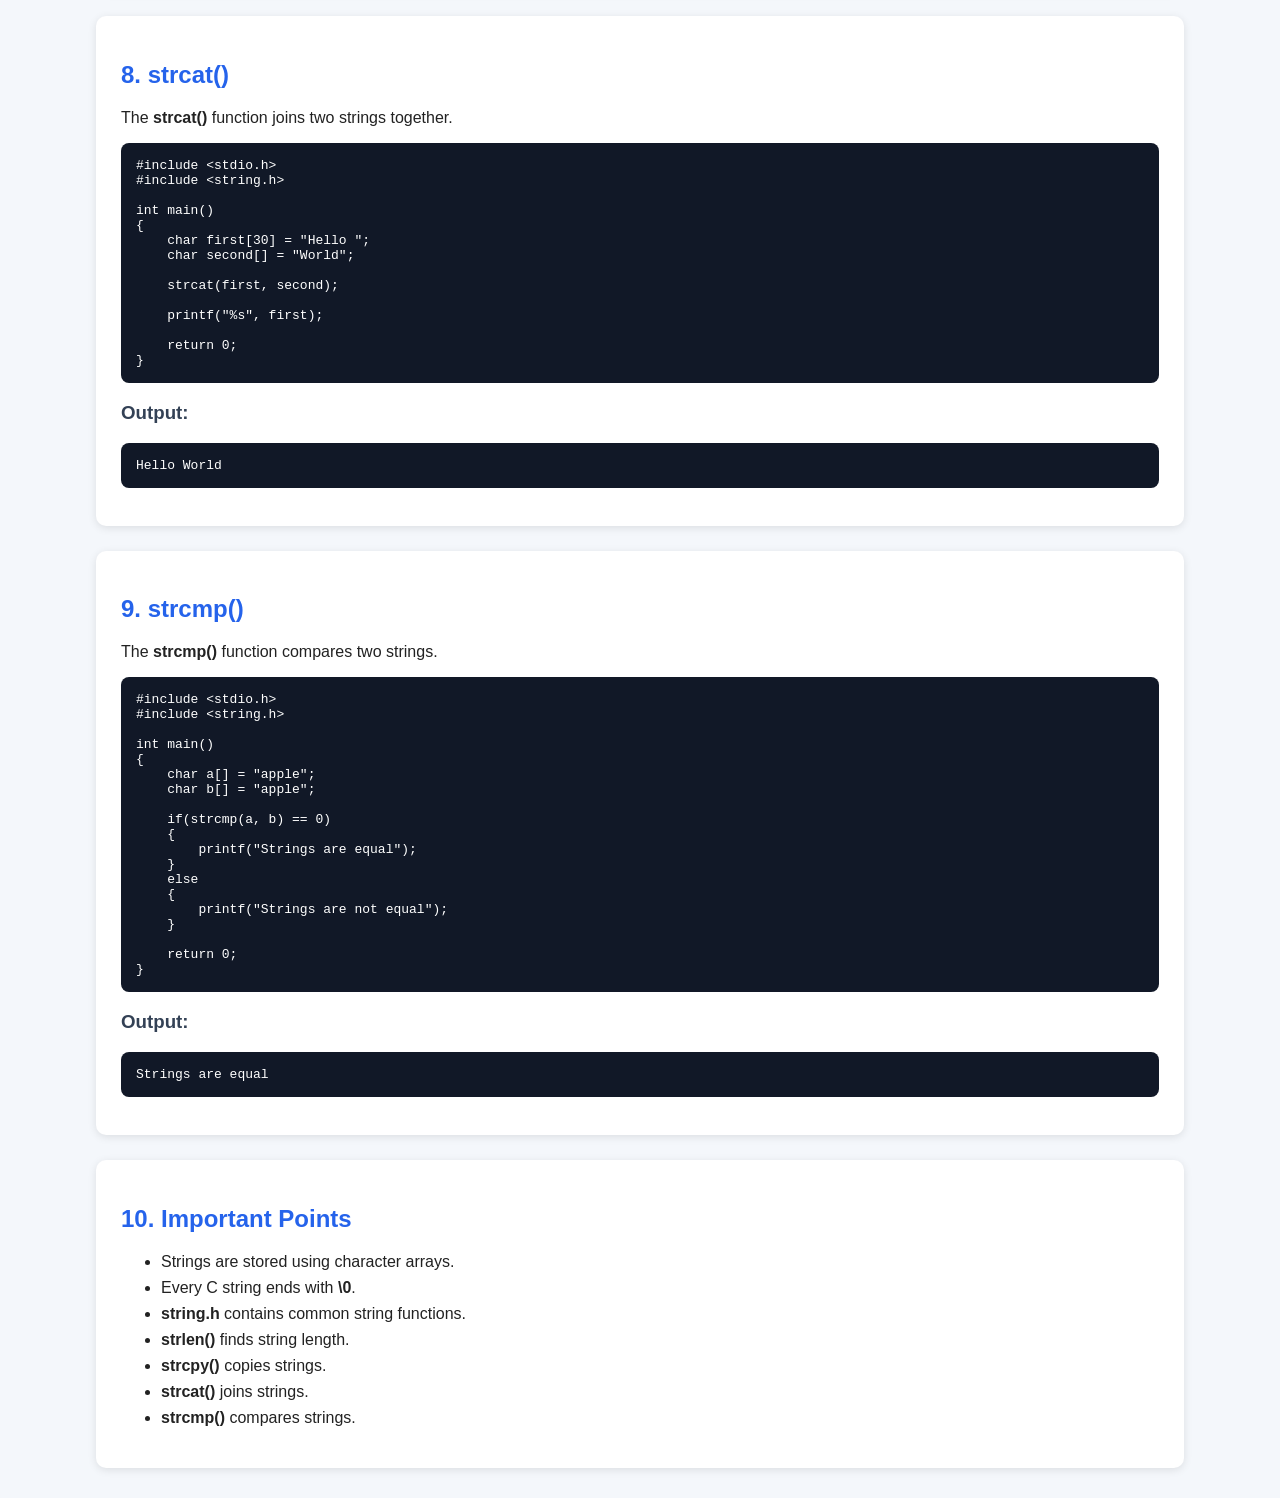
<file: c-strings.html>
<!DOCTYPE html>
<html lang="en">
<head>
    <meta charset="UTF-8">
    <meta name="viewport" content="width=device-width, initial-scale=1.0">
    <title>C Programming - Strings</title>

    <style>
        body {
            font-family: Arial, sans-serif;
            background-color: #f4f7fb;
            margin: 0;
            color: #222;
        }

        header {
            background-color: #1e293b;
            color: white;
            padding: 25px;
            text-align: center;
        }

        .container {
            width: 85%;
            margin: 30px auto;
        }

        .topic {
            background-color: white;
            padding: 25px;
            margin-bottom: 25px;
            border-radius: 10px;
            box-shadow: 0 2px 8px rgba(0,0,0,0.1);
        }

        h2 {
            color: #2563eb;
        }

        h3 {
            color: #334155;
        }

        pre {
            background-color: #111827;
            color: white;
            padding: 15px;
            border-radius: 8px;
            overflow-x: auto;
        }

        .back-btn {
            display: inline-block;
            background-color: #2563eb;
            color: white;
            padding: 10px 18px;
            text-decoration: none;
            border-radius: 6px;
            margin-bottom: 20px;
        }

        .back-btn:hover {
            background-color: #1d4ed8;
        }

        li {
            margin: 8px 0;
        }
    </style>
</head>

<body>

<header>
    <h1>C Programming - Strings</h1>
    <p>Learn how to work with text and characters</p>
</header>

<div class="container">

    <a href="index.html" class="back-btn">← Back to Notes</a>

    <div class="topic">
        <h2>1. What is a String?</h2>

        <p>
            A string is a sequence of characters stored in a character
            array. In C, every string ends with a special null character
            <b>\0</b>.
        </p>

        <h3>Example:</h3>

        <pre>
char name[] = "Harsh";</pre>

        <p>
            Internally, it is stored as:
        </p>

        <pre>
H   a   r   s   h   \0</pre>
    </div>


    <div class="topic">
        <h2>2. Declaring a String</h2>

        <p>A string can be declared using a character array.</p>

        <pre>
char name[20];</pre>

        <p>We can also initialize it while declaring:</p>

        <pre>
char name[] = "Harsh";</pre>
    </div>


    <div class="topic">
        <h2>3. Taking String Input</h2>

        <p>
            The <b>scanf()</b> function can be used to take a single-word
            string as input.
        </p>

        <pre>
#include &lt;stdio.h&gt;

int main()
{
    char name[50];

    printf("Enter your name: ");
    scanf("%49s", name);

    printf("Hello %s", name);

    return 0;
}</pre>

        <h3>Example Output:</h3>

        <pre>
Enter your name: Harsh
Hello Harsh</pre>
    </div>


    <div class="topic">
        <h2>4. Reading a Full Line</h2>

        <p>
            <b>fgets()</b> can be used when the input may contain spaces.
        </p>

        <pre>
#include &lt;stdio.h&gt;

int main()
{
    char name[50];

    printf("Enter your full name: ");
    fgets(name, sizeof(name), stdin);

    printf("Your name is: %s", name);

    return 0;
}</pre>
    </div>


    <div class="topic">
        <h2>5. String Functions</h2>

        <p>
            C provides several useful string functions through the
            <b>string.h</b> header file.
        </p>

        <ul>
            <li><b>strlen()</b> - finds the length of a string</li>
            <li><b>strcpy()</b> - copies one string into another</li>
            <li><b>strcat()</b> - joins two strings</li>
            <li><b>strcmp()</b> - compares two strings</li>
        </ul>
    </div>


    <div class="topic">
        <h2>6. strlen()</h2>

        <p>
            The <b>strlen()</b> function returns the number of characters
            in a string, excluding <b>\0</b>.
        </p>

        <pre>
#include &lt;stdio.h&gt;
#include &lt;string.h&gt;

int main()
{
    char name[] = "Harsh";

    printf("Length = %zu", strlen(name));

    return 0;
}</pre>

        <h3>Output:</h3>

        <pre>
Length = 5</pre>
    </div>


    <div class="topic">
        <h2>7. strcpy()</h2>

        <p>
            The <b>strcpy()</b> function copies one string into another.
        </p>

        <pre>
#include &lt;stdio.h&gt;
#include &lt;string.h&gt;

int main()
{
    char source[] = "Hello";
    char destination[20];

    strcpy(destination, source);

    printf("%s", destination);

    return 0;
}</pre>

        <h3>Output:</h3>

        <pre>
Hello</pre>
    </div>


    <div class="topic">
        <h2>8. strcat()</h2>

        <p>
            The <b>strcat()</b> function joins two strings together.
        </p>

        <pre>
#include &lt;stdio.h&gt;
#include &lt;string.h&gt;

int main()
{
    char first[30] = "Hello ";
    char second[] = "World";

    strcat(first, second);

    printf("%s", first);

    return 0;
}</pre>

        <h3>Output:</h3>

        <pre>
Hello World</pre>
    </div>


    <div class="topic">
        <h2>9. strcmp()</h2>

        <p>
            The <b>strcmp()</b> function compares two strings.
        </p>

        <pre>
#include &lt;stdio.h&gt;
#include &lt;string.h&gt;

int main()
{
    char a[] = "apple";
    char b[] = "apple";

    if(strcmp(a, b) == 0)
    {
        printf("Strings are equal");
    }
    else
    {
        printf("Strings are not equal");
    }

    return 0;
}</pre>

        <h3>Output:</h3>

        <pre>
Strings are equal</pre>
    </div>


    <div class="topic">
        <h2>10. Important Points</h2>

        <ul>
            <li>Strings are stored using character arrays.</li>
            <li>Every C string ends with <b>\0</b>.</li>
            <li><b>string.h</b> contains common string functions.</li>
            <li><b>strlen()</b> finds string length.</li>
            <li><b>strcpy()</b> copies strings.</li>
            <li><b>strcat()</b> joins strings.</li>
            <li><b>strcmp()</b> compares strings.</li>
        </ul>
    </div>

</div>

</body>
</html>
</file>
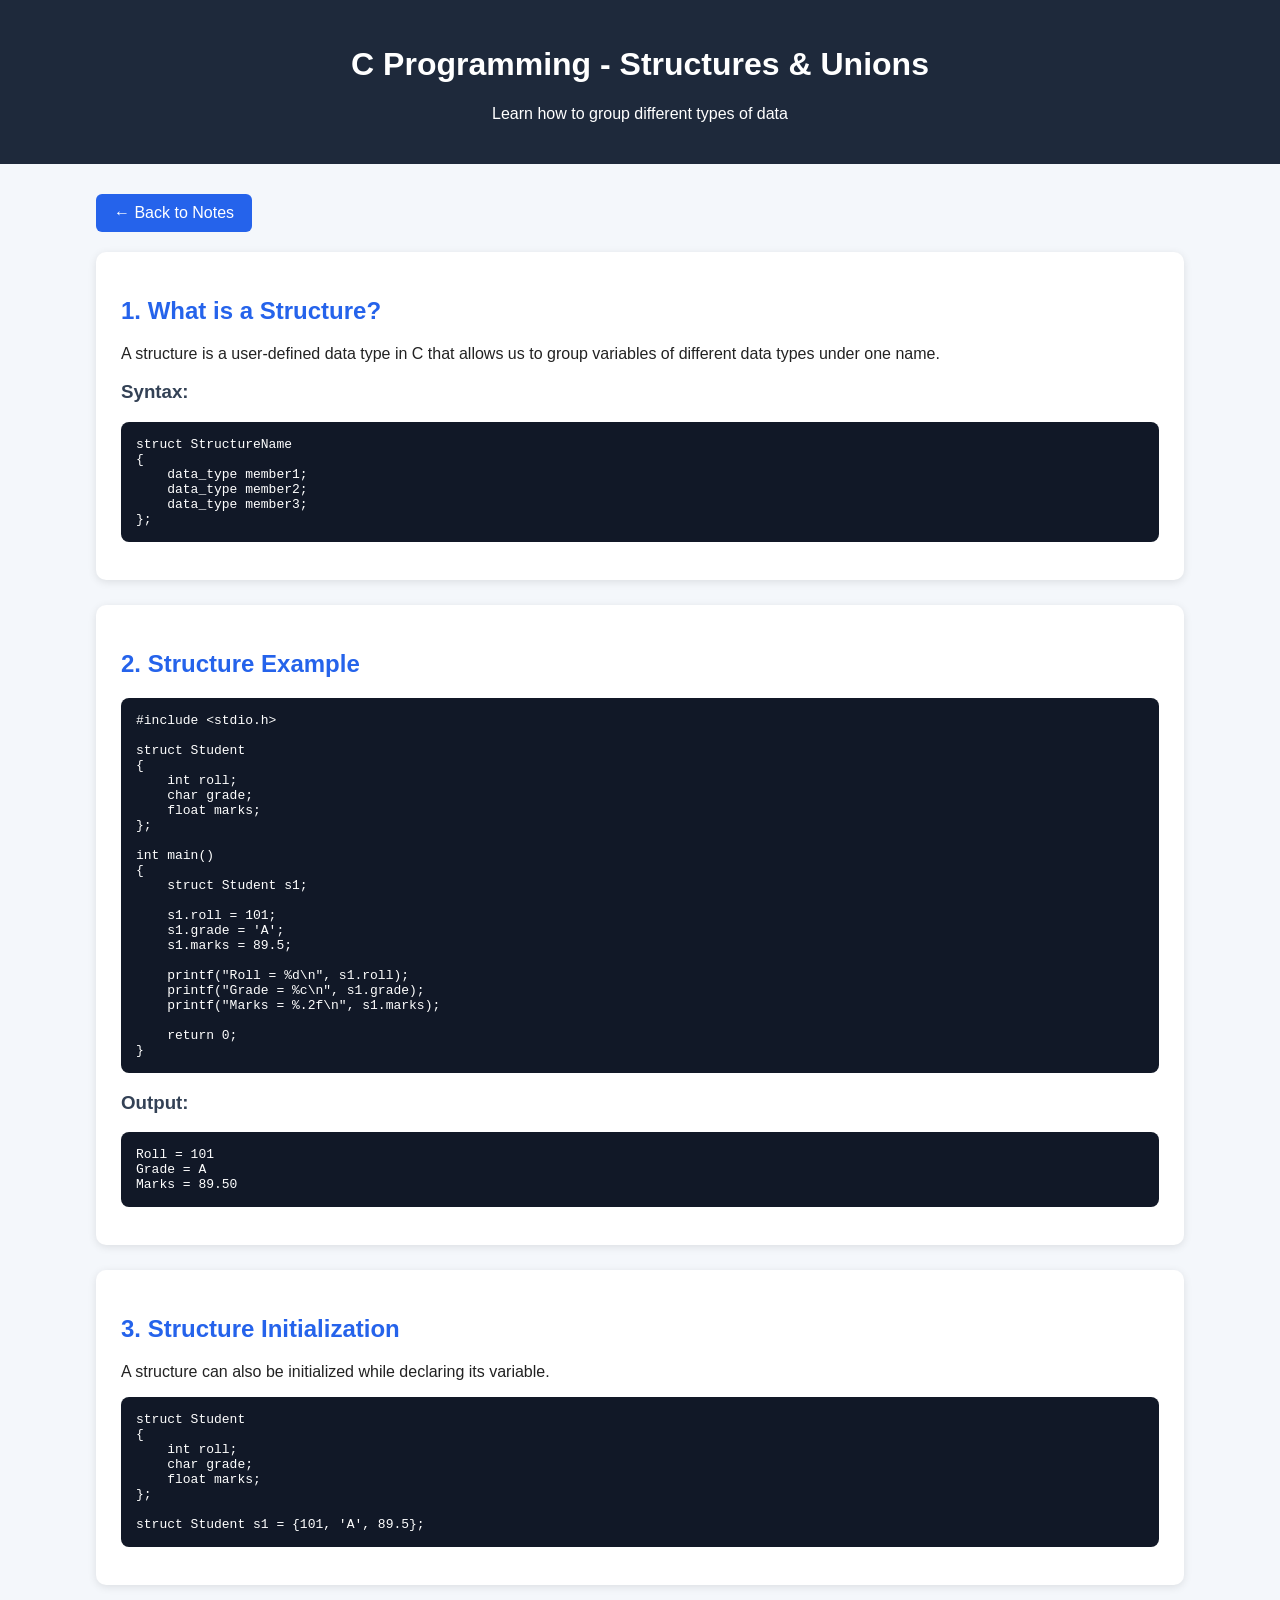
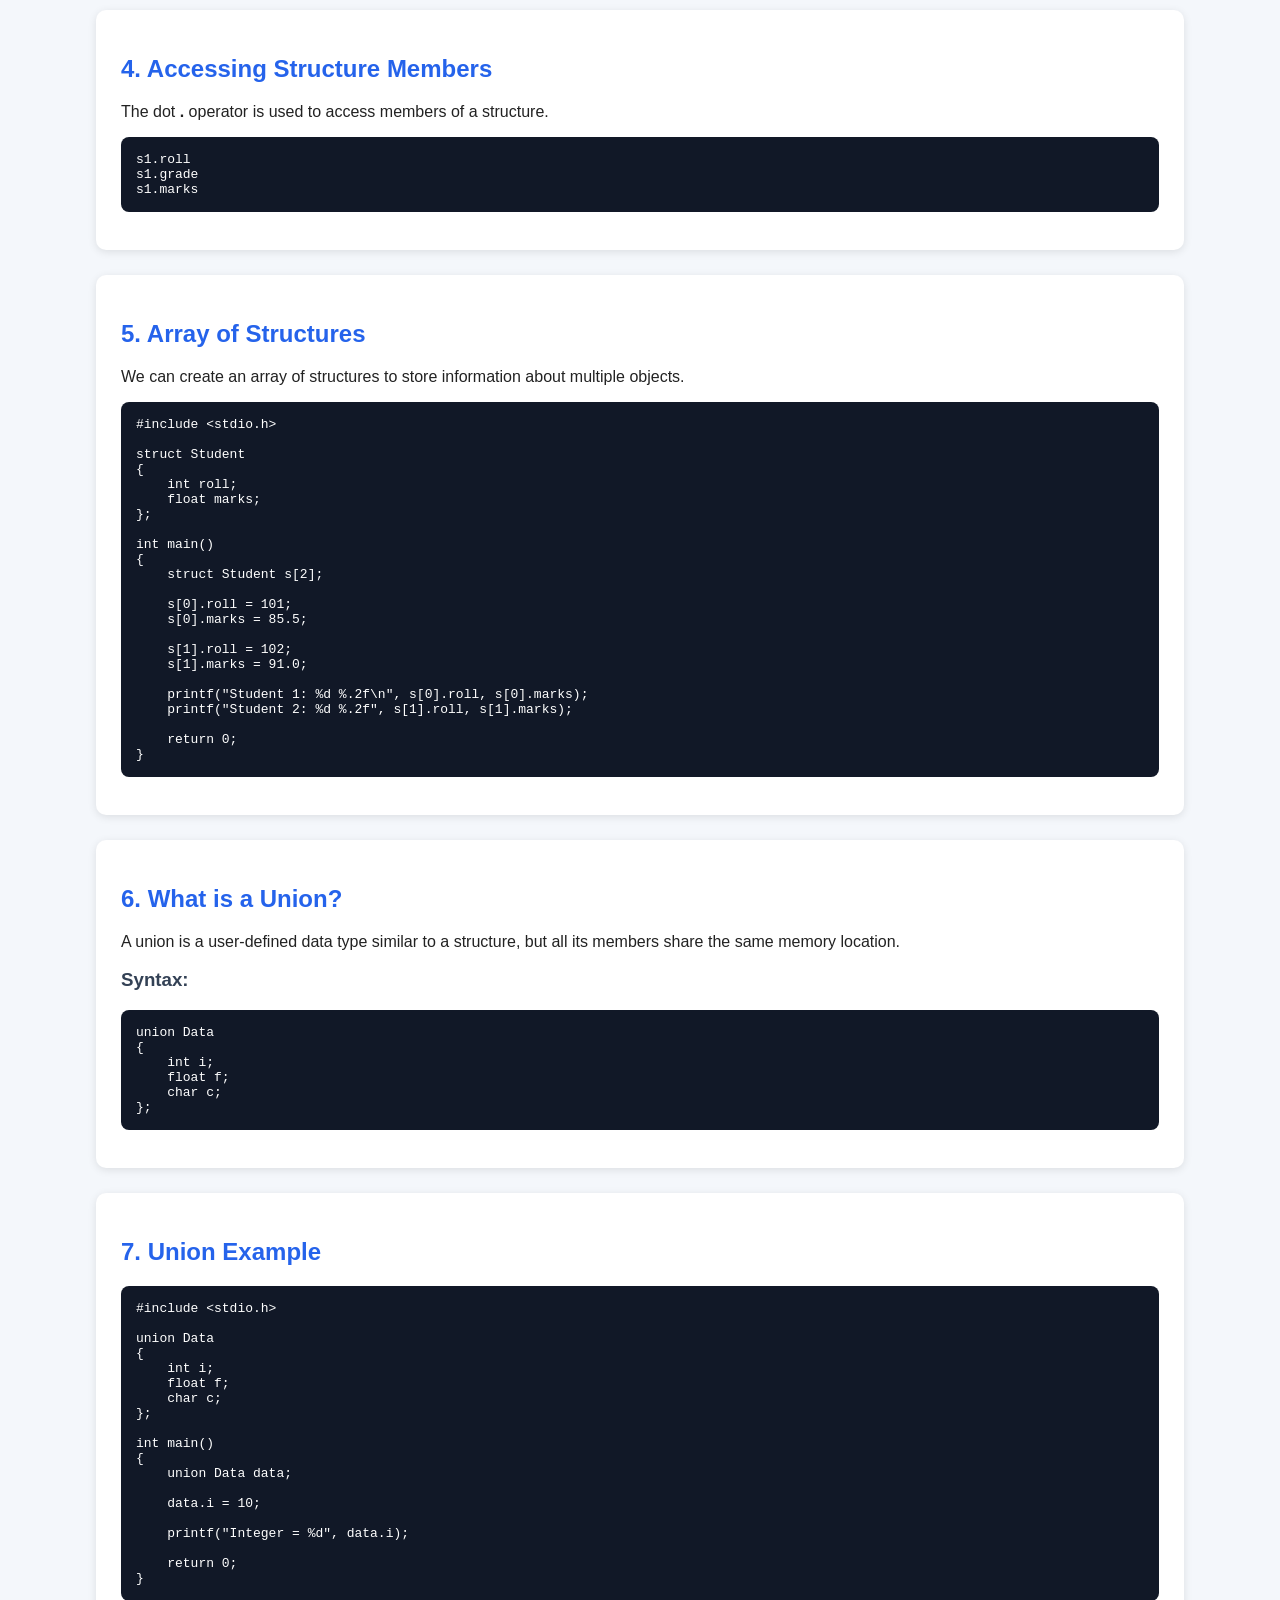
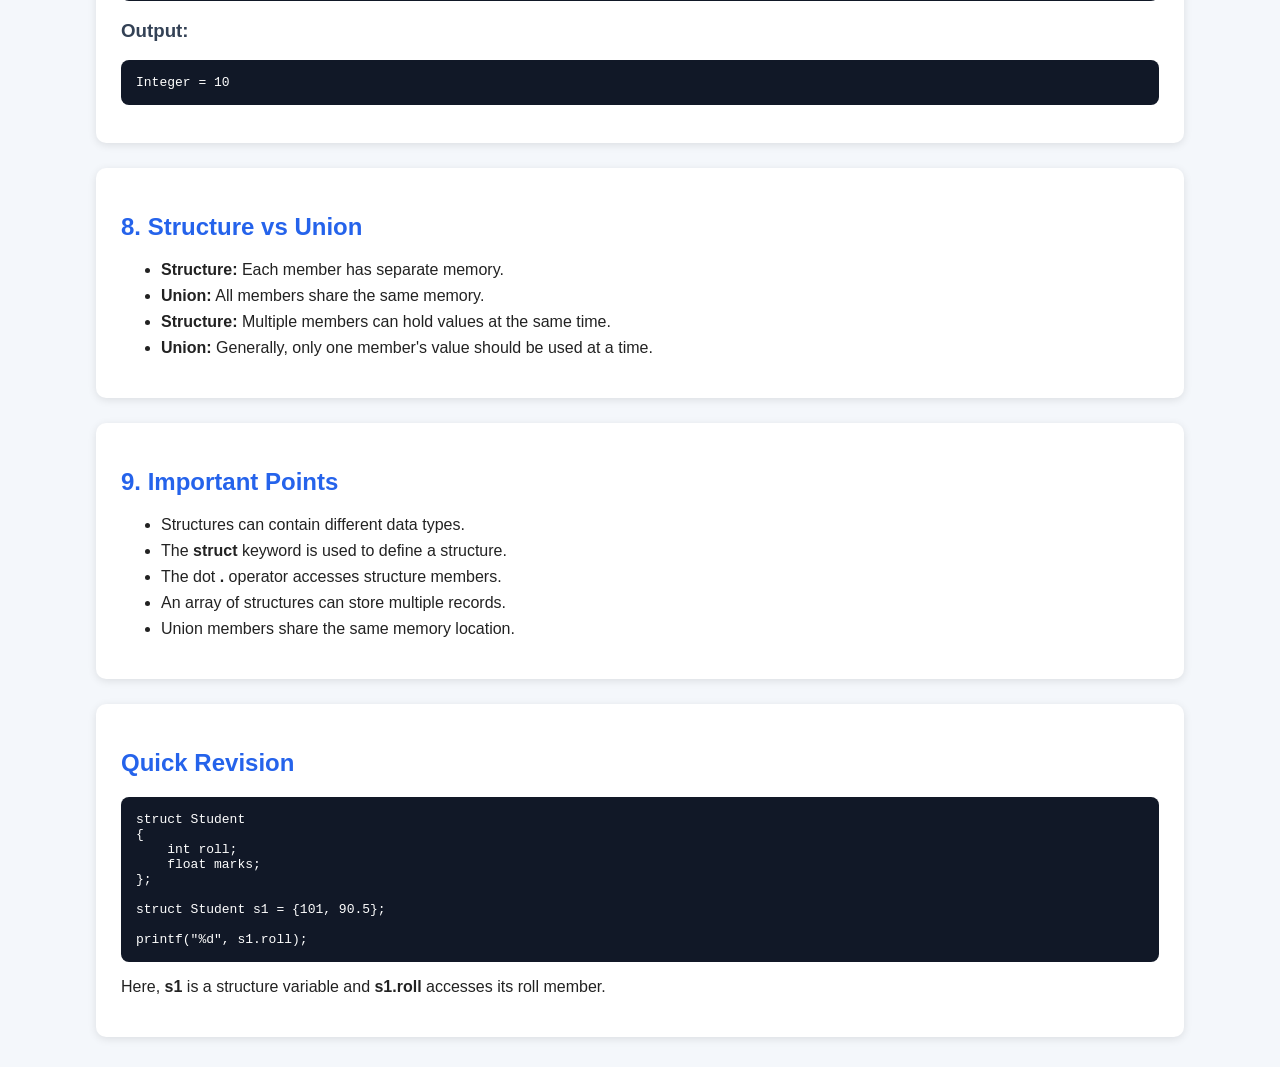
<file: c-structures.html>
<!DOCTYPE html>
<html lang="en">
<head>
    <meta charset="UTF-8">
    <meta name="viewport" content="width=device-width, initial-scale=1.0">
    <title>C Programming - Structures & Unions</title>

    <style>
        body {
            font-family: Arial, sans-serif;
            background-color: #f4f7fb;
            margin: 0;
            color: #222;
        }

        header {
            background-color: #1e293b;
            color: white;
            padding: 25px;
            text-align: center;
        }

        .container {
            width: 85%;
            margin: 30px auto;
        }

        .topic {
            background-color: white;
            padding: 25px;
            margin-bottom: 25px;
            border-radius: 10px;
            box-shadow: 0 2px 8px rgba(0,0,0,0.1);
        }

        h2 {
            color: #2563eb;
        }

        h3 {
            color: #334155;
        }

        pre {
            background-color: #111827;
            color: white;
            padding: 15px;
            border-radius: 8px;
            overflow-x: auto;
        }

        .back-btn {
            display: inline-block;
            background-color: #2563eb;
            color: white;
            padding: 10px 18px;
            text-decoration: none;
            border-radius: 6px;
            margin-bottom: 20px;
        }

        .back-btn:hover {
            background-color: #1d4ed8;
        }

        li {
            margin: 8px 0;
        }
    </style>
</head>

<body>

<header>
    <h1>C Programming - Structures & Unions</h1>
    <p>Learn how to group different types of data</p>
</header>

<div class="container">

    <a href="index.html" class="back-btn">← Back to Notes</a>

    <div class="topic">
        <h2>1. What is a Structure?</h2>

        <p>
            A structure is a user-defined data type in C that allows
            us to group variables of different data types under one name.
        </p>

        <h3>Syntax:</h3>

        <pre>
struct StructureName
{
    data_type member1;
    data_type member2;
    data_type member3;
};</pre>
    </div>


    <div class="topic">
        <h2>2. Structure Example</h2>

        <pre>
#include &lt;stdio.h&gt;

struct Student
{
    int roll;
    char grade;
    float marks;
};

int main()
{
    struct Student s1;

    s1.roll = 101;
    s1.grade = 'A';
    s1.marks = 89.5;

    printf("Roll = %d\n", s1.roll);
    printf("Grade = %c\n", s1.grade);
    printf("Marks = %.2f\n", s1.marks);

    return 0;
}</pre>

        <h3>Output:</h3>

        <pre>
Roll = 101
Grade = A
Marks = 89.50</pre>
    </div>


    <div class="topic">
        <h2>3. Structure Initialization</h2>

        <p>
            A structure can also be initialized while declaring its variable.
        </p>

        <pre>
struct Student
{
    int roll;
    char grade;
    float marks;
};

struct Student s1 = {101, 'A', 89.5};</pre>
    </div>


    <div class="topic">
        <h2>4. Accessing Structure Members</h2>

        <p>
            The dot <b>.</b> operator is used to access members of a structure.
        </p>

        <pre>
s1.roll
s1.grade
s1.marks</pre>
    </div>


    <div class="topic">
        <h2>5. Array of Structures</h2>

        <p>
            We can create an array of structures to store information
            about multiple objects.
        </p>

        <pre>
#include &lt;stdio.h&gt;

struct Student
{
    int roll;
    float marks;
};

int main()
{
    struct Student s[2];

    s[0].roll = 101;
    s[0].marks = 85.5;

    s[1].roll = 102;
    s[1].marks = 91.0;

    printf("Student 1: %d %.2f\n", s[0].roll, s[0].marks);
    printf("Student 2: %d %.2f", s[1].roll, s[1].marks);

    return 0;
}</pre>
    </div>


    <div class="topic">
        <h2>6. What is a Union?</h2>

        <p>
            A union is a user-defined data type similar to a structure,
            but all its members share the same memory location.
        </p>

        <h3>Syntax:</h3>

        <pre>
union Data
{
    int i;
    float f;
    char c;
};</pre>
    </div>


    <div class="topic">
        <h2>7. Union Example</h2>

        <pre>
#include &lt;stdio.h&gt;

union Data
{
    int i;
    float f;
    char c;
};

int main()
{
    union Data data;

    data.i = 10;

    printf("Integer = %d", data.i);

    return 0;
}</pre>

        <h3>Output:</h3>

        <pre>
Integer = 10</pre>
    </div>


    <div class="topic">
        <h2>8. Structure vs Union</h2>

        <ul>
            <li><b>Structure:</b> Each member has separate memory.</li>
            <li><b>Union:</b> All members share the same memory.</li>
            <li><b>Structure:</b> Multiple members can hold values at the same time.</li>
            <li><b>Union:</b> Generally, only one member's value should be used at a time.</li>
        </ul>
    </div>


    <div class="topic">
        <h2>9. Important Points</h2>

        <ul>
            <li>Structures can contain different data types.</li>
            <li>The <b>struct</b> keyword is used to define a structure.</li>
            <li>The dot <b>.</b> operator accesses structure members.</li>
            <li>An array of structures can store multiple records.</li>
            <li>Union members share the same memory location.</li>
        </ul>
    </div>


    <div class="topic">
        <h2>Quick Revision</h2>

        <pre>
struct Student
{
    int roll;
    float marks;
};

struct Student s1 = {101, 90.5};

printf("%d", s1.roll);</pre>

        <p>
            Here, <b>s1</b> is a structure variable and
            <b>s1.roll</b> accesses its roll member.
        </p>
    </div>

</div>

</body>
</html>
</file>
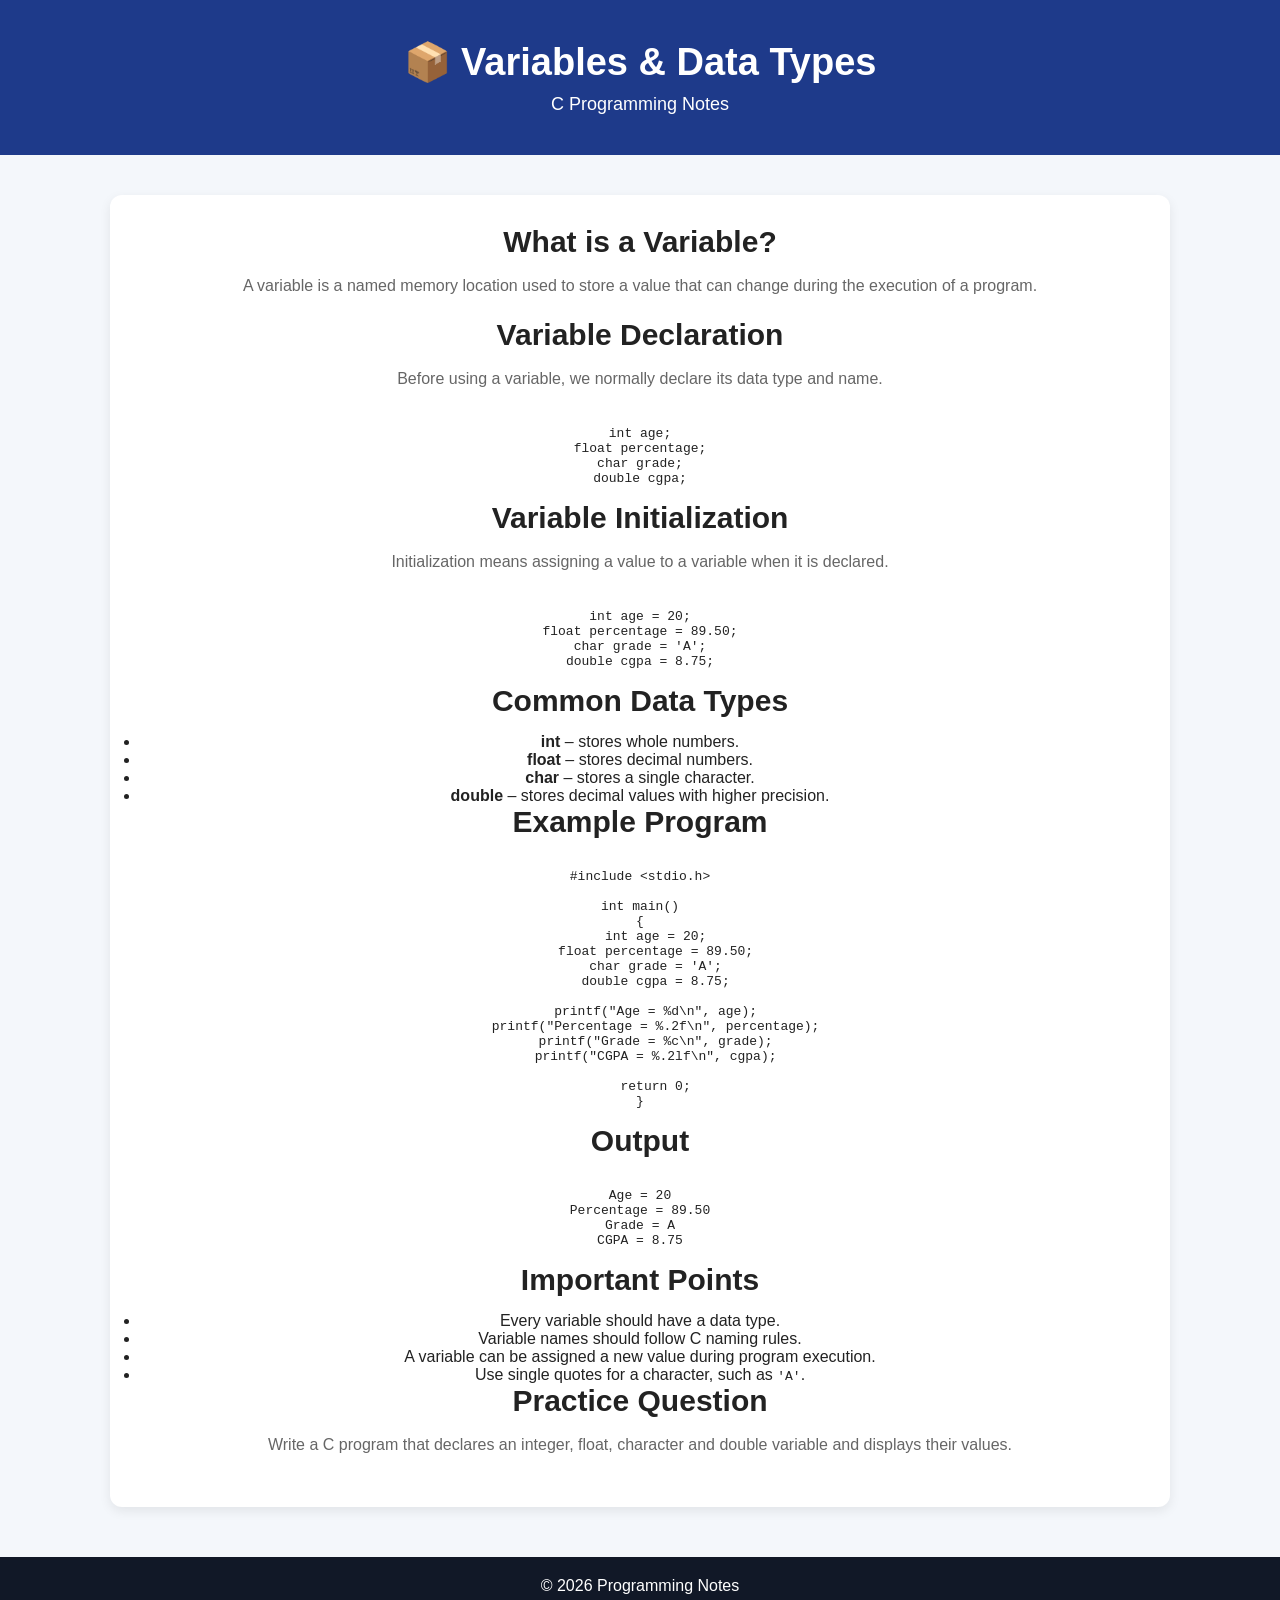
<file: c-variables.html>
<!DOCTYPE html>
<html lang="en">

<head>
    <meta charset="UTF-8">
    <meta name="viewport" content="width=device-width, initial-scale=1.0">

    <title>Variables & Data Types in C</title>

    <link rel="stylesheet" href="style.css">
</head>

<body>

    <header>
        <h1>📦 Variables & Data Types</h1>
        <p>C Programming Notes</p>
    </header>

    <main>

        <div class="course">

            <h2>What is a Variable?</h2>

            <p>
                A variable is a named memory location used to store a value
                that can change during the execution of a program.
            </p>

            <h2>Variable Declaration</h2>

            <p>
                Before using a variable, we normally declare its data type
                and name.
            </p>

            <pre><code>
int age;
float percentage;
char grade;
double cgpa;
            </code></pre>

            <h2>Variable Initialization</h2>

            <p>
                Initialization means assigning a value to a variable when
                it is declared.
            </p>

            <pre><code>
int age = 20;
float percentage = 89.50;
char grade = 'A';
double cgpa = 8.75;
            </code></pre>

            <h2>Common Data Types</h2>

            <ul>
                <li><strong>int</strong> – stores whole numbers.</li>
                <li><strong>float</strong> – stores decimal numbers.</li>
                <li><strong>char</strong> – stores a single character.</li>
                <li><strong>double</strong> – stores decimal values with higher precision.</li>
            </ul>

            <h2>Example Program</h2>

            <pre><code>
#include &lt;stdio.h&gt;

int main()
{
    int age = 20;
    float percentage = 89.50;
    char grade = 'A';
    double cgpa = 8.75;

    printf("Age = %d\n", age);
    printf("Percentage = %.2f\n", percentage);
    printf("Grade = %c\n", grade);
    printf("CGPA = %.2lf\n", cgpa);

    return 0;
}
            </code></pre>

            <h2>Output</h2>

            <pre><code>
Age = 20
Percentage = 89.50
Grade = A
CGPA = 8.75
            </code></pre>

            <h2>Important Points</h2>

            <ul>
                <li>Every variable should have a data type.</li>
                <li>Variable names should follow C naming rules.</li>
                <li>A variable can be assigned a new value during program execution.</li>
                <li>Use single quotes for a character, such as <code>'A'</code>.</li>
            </ul>

            <h2>Practice Question</h2>

            <p>
                Write a C program that declares an integer, float, character
                and double variable and displays their values.
            </p>

        </div>

    </main>

    <footer>
        <p>© 2026 Programming Notes</p>
    </footer>

</body>

</html>
</file>
<file: style.css>
* {
    margin: 0;
    padding: 0;
    box-sizing: border-box;
}

body {
    font-family: Arial, sans-serif;
    background-color: #f4f7fb;
    color: #222;
}

/* Header */
header {
    background-color: #1e3a8a;
    color: white;
    text-align: center;
    padding: 40px 20px;
}

header h1 {
    font-size: 38px;
    margin-bottom: 10px;
}

header p {
    font-size: 18px;
}

/* Main Section */
main {
    max-width: 1100px;
    margin: 40px auto;
    padding: 0 20px;
    text-align: center;
}

main h2 {
    font-size: 30px;
    margin-bottom: 15px;
}

main > p {
    font-size: 17px;
    color: #555;
    margin-bottom: 35px;
}

/* Course Cards */
.courses {
    display: grid;
    grid-template-columns: repeat(2, 1fr);
    gap: 25px;
}

.course {
    background-color: white;
    padding: 30px;
    border-radius: 12px;
    box-shadow: 0 4px 12px rgba(0, 0, 0, 0.08);
    transition: transform 0.2s;
}

.course:hover {
    transform: translateY(-5px);
}

.course h3 {
    font-size: 23px;
    margin-bottom: 12px;
}

.course p {
    color: #666;
    line-height: 1.5;
    margin-bottom: 20px;
}

/* Button */
button {
    background-color: #2563eb;
    color: white;
    border: none;
    padding: 10px 20px;
    border-radius: 6px;
    cursor: pointer;
    font-size: 15px;
}

button:hover {
    background-color: #1d4ed8;
}

/* Footer */
footer {
    background-color: #111827;
    color: white;
    text-align: center;
    padding: 20px;
    margin-top: 50px;
}

/* Mobile */
@media (max-width: 700px) {

    .courses {
        grid-template-columns: 1fr;
    }

    header h1 {
        font-size: 30px;
    }
}
</file>
